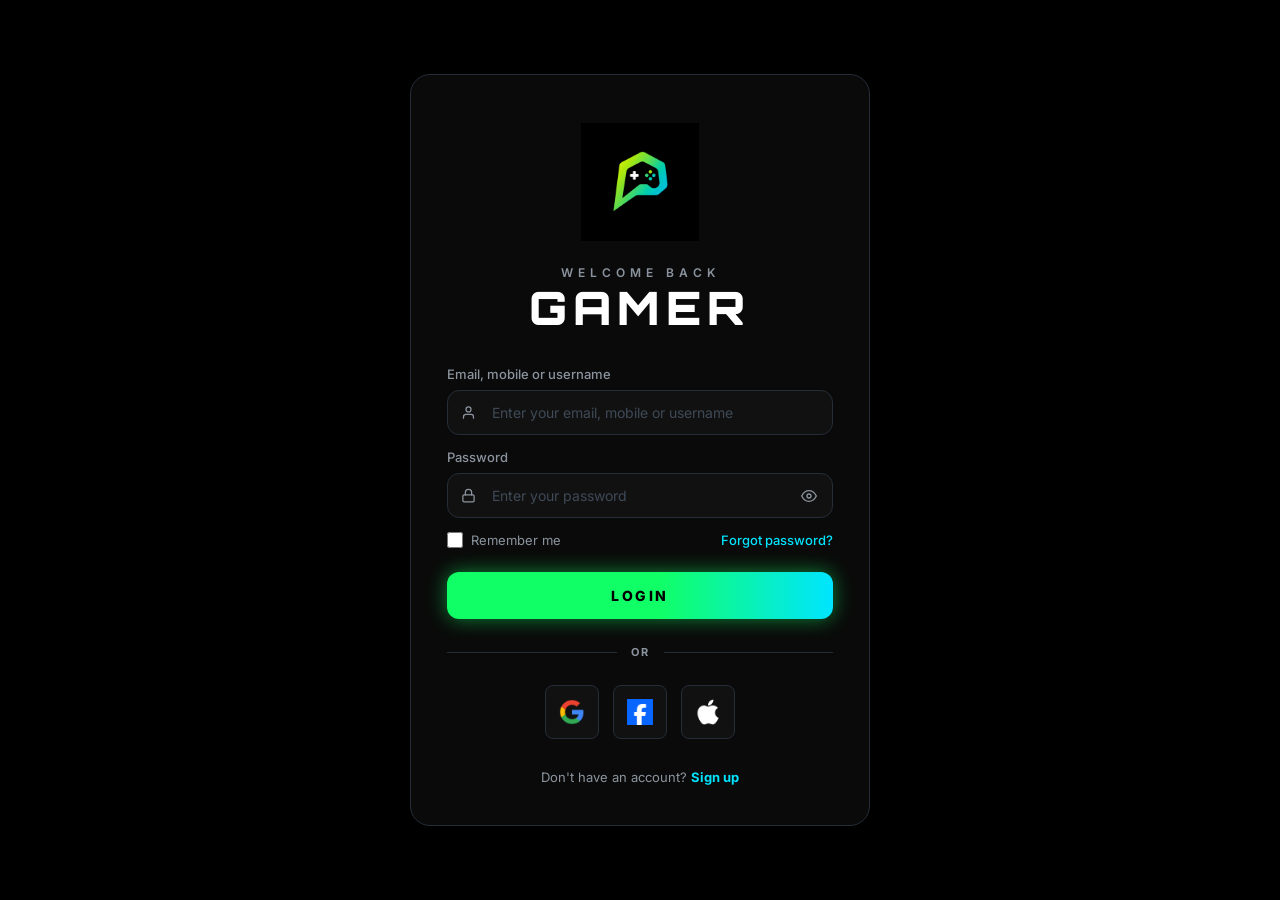
<file: index.html>
<!DOCTYPE html>
<html lang="en">
<head>
<!-- ── AUTH GUARD — Redirect to login if no session ── -->
<script>
  (function() {
    var sess = localStorage.getItem('playta_user_sess');
    if (!sess) window.location.replace('auth/');
  })();
</script>
<meta charset="UTF-8">
<meta name="viewport" content="width=device-width, initial-scale=1.0, maximum-scale=1.0">
<title>Playta — Play. Compete. Win.</title>
<link rel="preconnect" href="https://fonts.googleapis.com">
<link href="https://fonts.googleapis.com/css2?family=Orbitron:wght@500;700;800&family=Rajdhani:wght@400;500;600;700&display=swap" rel="stylesheet">
<link rel="stylesheet" href="css/style.css">
</head>
<body>

<!-- ══════════ SPLASH SCREEN ══════════ -->
<div id="splash">
  <img src="images/playta-logo.png" alt="Playta — Play. Compete. Win." class="splash-logo-img">
</div>

<!-- ══════════ APP SHELL ══════════ -->
<div id="app" class="wrapper">

  <!-- HEADER -->
  <header class="header">
    <div class="header-left">
      <div class="avatar">G</div>
      <div class="greet">
        <span class="greet-hi">Hello,</span>
        <span class="greet-name">Gamer!</span>
      </div>
    </div>
    <div class="header-right">
      <button class="wallet-pill" id="walletBtn" aria-label="Wallet balance">
        <div class="wallet-pill-main">
          <svg class="ic" viewBox="0 0 24 24" fill="none"><path d="M3 7a2 2 0 0 1 2-2h12a2 2 0 0 1 2 2v1H5a2 2 0 0 0-2 2v8a2 2 0 0 0 2 2h14a2 2 0 0 0 2-2V10a2 2 0 0 0-2-2" stroke="currentColor" stroke-width="1.6" stroke-linecap="round" stroke-linejoin="round"/><circle cx="16.5" cy="14.5" r="1.4" fill="currentColor"/></svg>
          <span id="walletBalance"><img src="assets/unit-icon.png" class="unit-icon" alt="Units">0</span>
        </div>
        <div class="wallet-pill-divider"></div>
        <div class="wallet-pill-bonus">
          <span class="bonus-tag">Bonus</span>
          <span id="walletBonus"><img src="assets/unit-icon.png" class="unit-icon" alt="Units">10</span>
        </div>
        <span class="wallet-add" id="walletAddBtn" aria-label="Add money">+</span>
      </button>
      <button class="icon-btn" id="bellBtn" aria-label="Notifications">
        <svg class="ic" viewBox="0 0 24 24" fill="none"><path d="M12 3a5 5 0 0 0-5 5v3.2c0 .5-.18.99-.5 1.38L5 14.5c-.6.7-.1 1.8.8 1.8h12.4c.9 0 1.4-1.1.8-1.8l-1.5-2c-.32-.4-.5-.88-.5-1.38V8a5 5 0 0 0-5-5Z" stroke="currentColor" stroke-width="1.6" stroke-linejoin="round"/><path d="M9.5 18.5a2.5 2.5 0 0 0 5 0" stroke="currentColor" stroke-width="1.6" stroke-linecap="round"/></svg>
        <span class="dot-badge"></span>
      </button>
    </div>
  </header>

  <main class="scroll-area">

    <!-- ═══════════ HOME ═══════════ -->
    <section class="page-section active" id="home-section">

      <!-- FEATURED TOURNAMENT CAROUSEL
           Auto-slides every few seconds + swipeable by hand.
           To add/replace a banner: add another <div class="hero-slide">
           inside #heroTrack, swap its background-image, and add a
           matching <span class="hero-dot"> in #heroDots.
      -->
      <section class="hero-carousel" id="heroCarousel">
        <div class="hero-track" id="heroTrack">
          <div class="hero-slide" id="heroBanner" style="background-image:url('images/banner.jpg');"></div>
          <div class="hero-slide" style="background-image:url('images/banner2.jpg');"></div>
          <div class="hero-slide" style="background-image:url('images/banner3.jpg');"></div>
        </div>
        <div class="hero-dots" id="heroDots">
          <span class="hero-dot active"></span>
          <span class="hero-dot"></span>
          <span class="hero-dot"></span>
        </div>
      </section>

      <!-- GAME SELECTION GRID -->
      <section class="game-grid-section" aria-label="Game categories">
        <div class="game-grid">
          <button class="game-tile active" data-game="freefire">
            <img src="images/ff-icon.png" alt="Free Fire Max" class="game-tile-icon">
            <span class="game-tile-name">Free Fire Max</span>
          </button>

          <button class="game-tile" data-game="bgmi">
            <span class="soon-ribbon">SOON</span>
            <img src="images/bgmi-icon.png" alt="BGMI" class="game-tile-icon">
            <span class="game-tile-name">BGMI</span>
          </button>

          <button class="game-tile" data-game="codm">
            <span class="soon-ribbon">SOON</span>
            <img src="images/cod-icon.png" alt="COD Mobile" class="game-tile-icon">
            <span class="game-tile-name">COD Mobile</span>
          </button>

          <button class="game-tile" data-game="valorant">
            <span class="soon-ribbon">SOON</span>
            <img src="images/val-icon.png" alt="Valorant" class="game-tile-icon">
            <span class="game-tile-name">Valorant</span>
          </button>
        </div>
      </section>

      <!-- FEATURED TOURNAMENTS (preview on home) -->
      <section class="tournaments" aria-label="Tournaments">
        <div class="section-head">
          <h2>Live Tournaments</h2>
          <span class="section-sub">Free Fire Max</span>
        </div>

        <div class="t-list" id="homeFeaturedList">
          <!-- Cards injected by renderHomeFeatured() in app.js -->
        </div>
      </section>

    </section>

    <!-- ═══════════ MATCHES ═══════════ -->
    <section class="page-section" id="matches-section">
      <div class="section-head" style="padding-top:18px;">
        <h2>My Matches</h2>
        <span class="section-sub">Free Fire Max</span>
      </div>

      <!-- Upcoming / Results sub-tabs -->
      <div class="mm-subtabs" id="mmSubtabs">
        <button class="mm-subtab active" data-mmtab="upcoming">Upcoming</button>
        <button class="mm-subtab" data-mmtab="results">Results</button>
      </div>

      <!-- UPCOMING (registered, not yet played) -->
      <div class="mm-panel active" id="mm-upcoming">
        <div class="t-list" id="mmUpcomingList" style="padding:0 18px;">
          <!-- Cards injected by renderMyMatches() in app.js -->
        </div>
      </div>

      <!-- RESULTS (already played) -->
      <div class="mm-panel" id="mm-results">
        <div class="t-list" id="mmResultsList" style="padding:0 18px;">
          <p class="mm-empty">No results yet — your finished matches will show up here.</p>
        </div>
      </div>
    </section>

    <!-- ═══════════ LEADERBOARD ═══════════ -->
    <section class="page-section" id="leaderboard-section">
      <div class="section-head" style="padding-top:18px;">
        <h2>Top Players</h2>
        <span class="section-sub">This Week</span>
      </div>

      <div class="lb-list" style="padding:0 18px;">
        <div class="lb-row">
          <div class="lb-rank gold">1</div>
          <div class="lb-info">
            <div class="lb-name">xX_HeadShot_Xx</div>
            <div class="lb-sub">847 kills</div>
          </div>
          <div class="lb-pts">9,240 pts</div>
        </div>
        <div class="lb-row">
          <div class="lb-rank silver">2</div>
          <div class="lb-info">
            <div class="lb-name">GarenaKing_07</div>
            <div class="lb-sub">791 kills</div>
          </div>
          <div class="lb-pts">8,890 pts</div>
        </div>
        <div class="lb-row">
          <div class="lb-rank bronze">3</div>
          <div class="lb-info">
            <div class="lb-name">ProSniper_FF</div>
            <div class="lb-sub">745 kills</div>
          </div>
          <div class="lb-pts">8,110 pts</div>
        </div>
      </div>
    </section>

    <!-- ═══════════ WALLET ═══════════ -->
    <section class="page-section" id="wallet-section">
      <div class="section-head" style="padding-top:18px;">
        <h2>My Wallet</h2>
        <span class="section-sub">Balance</span>
      </div>

      <div class="wallet-wrap">

        <!-- Premium balance card -->
        <div class="wallet-card">
          <div class="wallet-total-label">Total Units</div>
          <div class="wallet-total-value" id="walletTotalValue"><img src="assets/unit-icon.png" class="unit-icon" alt="Units">0</div>

          <div class="wallet-split wallet-split-3">
            <div class="wallet-split-item">
              <span class="wallet-split-label">Deposit Units</span>
              <span class="wallet-split-value" id="depositValue"><img src="assets/unit-icon.png" class="unit-icon" alt="Units">0</span>
            </div>
            <div class="wallet-split-divider"></div>
            <div class="wallet-split-item">
              <span class="wallet-split-label">Winning Units</span>
              <span class="wallet-split-value" id="winningValue"><img src="assets/unit-icon.png" class="unit-icon" alt="Units">0</span>
            </div>
            <div class="wallet-split-divider"></div>
            <div class="wallet-split-item">
              <span class="wallet-split-label">Bonus Units</span>
              <span class="wallet-split-value bonus" id="bonusValue"><img src="assets/unit-icon.png" class="unit-icon" alt="Units">10</span>
            </div>
          </div>
          <p class="wallet-bonus-note">*(Max 10% Bonus Units usable per match)*</p>

          <div class="wallet-actions">
            <button class="wallet-action-btn primary" id="addMoneyBtn">Buy Units</button>
            <button class="wallet-action-btn secondary" id="withdrawBtn">Withdraw Units</button>
          </div>
        </div>

        <!-- Recent transactions -->
        <div class="section-head" style="margin-top:22px;">
          <h2 style="font-size:14px;">Recent Transactions</h2>
        </div>

        <div class="txn-list">
          <div class="txn-row">
            <div class="txn-icon debit">−</div>
            <div class="txn-info">
              <span class="txn-title">Entry Fee Paid</span>
              <span class="txn-time">Squad Showdown · Today, 6:45 PM</span>
            </div>
            <span class="txn-amount debit">−<img src="assets/unit-icon.png" class="unit-icon" alt="Units">20</span>
          </div>
          <div class="txn-row">
            <div class="txn-icon credit">+</div>
            <div class="txn-info">
              <span class="txn-title">Prize Won</span>
              <span class="txn-time">Solo Sniper Cup · Yesterday</span>
            </div>
            <span class="txn-amount credit">+<img src="assets/unit-icon.png" class="unit-icon" alt="Units">500</span>
          </div>
          <div class="txn-row">
            <div class="txn-icon credit">+</div>
            <div class="txn-info">
              <span class="txn-title">Added Units</span>
              <span class="txn-time">via UPI · 2 days ago</span>
            </div>
            <span class="txn-amount credit">+<img src="assets/unit-icon.png" class="unit-icon" alt="Units">200</span>
          </div>
          <div class="txn-row">
            <div class="txn-icon debit">−</div>
            <div class="txn-info">
              <span class="txn-title">Entry Fee Paid</span>
              <span class="txn-time">Weekly Championship · 3 days ago</span>
            </div>
            <span class="txn-amount debit">−<img src="assets/unit-icon.png" class="unit-icon" alt="Units">0</span>
          </div>
        </div>

      </div>
    </section>

    <!-- ═══════════ PROFILE ═══════════ -->
    <section class="page-section" id="profile-section">
      <div class="section-head" style="padding-top:18px;">
        <h2>My Profile</h2>
        <span class="section-sub">Account</span>
      </div>

      <div class="profile-wrap">

        <!-- Profile header -->
        <div class="profile-header">
          <div class="profile-avatar" id="profileAvatarInitial">G</div>
          <div class="profile-header-info">
            <span class="profile-username" id="profileDisplayName">Guest Player</span>
            <span class="profile-email" id="profileDisplayEmail">guest@playta.app</span>
          </div>
        </div>

        <!-- Logout button -->
        <button id="logoutBtn" onclick="handleLogout()" style="
          width:100%;
          margin-bottom:16px;
          padding:13px;
          background:rgba(255,76,76,0.1);
          border:1px solid rgba(255,76,76,0.35);
          border-radius:12px;
          color:#FF4C4C;
          font-size:14px;
          font-weight:700;
          letter-spacing:0.04em;
          cursor:pointer;
          display:flex;
          align-items:center;
          justify-content:center;
          gap:8px;
          transition:background 0.2s, transform 0.15s;
          font-family:inherit;
        " onmouseover="this.style.background='rgba(255,76,76,0.2)'"
           onmouseout="this.style.background='rgba(255,76,76,0.1)'"
           onmousedown="this.style.transform='scale(0.98)'"
           onmouseup="this.style.transform='scale(1)'"
        ><svg width="16" height="16" viewBox="0 0 24 24" fill="none" stroke="currentColor" stroke-width="2" stroke-linecap="round" stroke-linejoin="round" style="flex-shrink:0"><path d="M9 21H5a2 2 0 0 1-2-2V5a2 2 0 0 1 2-2h4"/><polyline points="16 17 21 12 16 7"/><line x1="21" y1="12" x2="9" y2="12"/></svg> Logout</button>

        <!-- Free Fire Max UID form -->
        <div class="profile-card">
          <div class="profile-card-title">Free Fire Max ID</div>

          <label class="profile-label" for="ffUidInput">UID</label>
          <input type="text" id="ffUidInput" class="profile-input" placeholder="Enter your Free Fire Max UID">

          <label class="profile-label" for="ffNameInput">In-Game Name</label>
          <input type="text" id="ffNameInput" class="profile-input" placeholder="Enter your in-game name">

          <label class="profile-label" for="countrySelect">Country</label>
          <select id="countrySelect" class="profile-select">
            <option value="" disabled selected>Select country</option>
            <option value="india">India</option>
            <option value="afghanistan">Afghanistan</option>
            <option value="albania">Albania</option>
            <option value="algeria">Algeria</option>
            <option value="andorra">Andorra</option>
            <option value="angola">Angola</option>
            <option value="argentina">Argentina</option>
            <option value="armenia">Armenia</option>
            <option value="australia">Australia</option>
            <option value="austria">Austria</option>
            <option value="azerbaijan">Azerbaijan</option>
            <option value="bahamas">Bahamas</option>
            <option value="bahrain">Bahrain</option>
            <option value="bangladesh">Bangladesh</option>
            <option value="belarus">Belarus</option>
            <option value="belgium">Belgium</option>
            <option value="belize">Belize</option>
            <option value="benin">Benin</option>
            <option value="bhutan">Bhutan</option>
            <option value="bolivia">Bolivia</option>
            <option value="bosnia-herzegovina">Bosnia and Herzegovina</option>
            <option value="botswana">Botswana</option>
            <option value="brazil">Brazil</option>
            <option value="brunei">Brunei</option>
            <option value="bulgaria">Bulgaria</option>
            <option value="burkina-faso">Burkina Faso</option>
            <option value="burundi">Burundi</option>
            <option value="cambodia">Cambodia</option>
            <option value="cameroon">Cameroon</option>
            <option value="canada">Canada</option>
            <option value="chad">Chad</option>
            <option value="chile">Chile</option>
            <option value="china">China</option>
            <option value="colombia">Colombia</option>
            <option value="costa-rica">Costa Rica</option>
            <option value="croatia">Croatia</option>
            <option value="cuba">Cuba</option>
            <option value="cyprus">Cyprus</option>
            <option value="czech-republic">Czech Republic</option>
            <option value="denmark">Denmark</option>
            <option value="djibouti">Djibouti</option>
            <option value="dominican-republic">Dominican Republic</option>
            <option value="ecuador">Ecuador</option>
            <option value="egypt">Egypt</option>
            <option value="el-salvador">El Salvador</option>
            <option value="estonia">Estonia</option>
            <option value="ethiopia">Ethiopia</option>
            <option value="fiji">Fiji</option>
            <option value="finland">Finland</option>
            <option value="france">France</option>
            <option value="gabon">Gabon</option>
            <option value="gambia">Gambia</option>
            <option value="georgia">Georgia</option>
            <option value="germany">Germany</option>
            <option value="ghana">Ghana</option>
            <option value="greece">Greece</option>
            <option value="guatemala">Guatemala</option>
            <option value="guinea">Guinea</option>
            <option value="haiti">Haiti</option>
            <option value="honduras">Honduras</option>
            <option value="hungary">Hungary</option>
            <option value="iceland">Iceland</option>
            <option value="indonesia">Indonesia</option>
            <option value="iran">Iran</option>
            <option value="iraq">Iraq</option>
            <option value="ireland">Ireland</option>
            <option value="israel">Israel</option>
            <option value="italy">Italy</option>
            <option value="jamaica">Jamaica</option>
            <option value="japan">Japan</option>
            <option value="jordan">Jordan</option>
            <option value="kazakhstan">Kazakhstan</option>
            <option value="kenya">Kenya</option>
            <option value="kuwait">Kuwait</option>
            <option value="kyrgyzstan">Kyrgyzstan</option>
            <option value="laos">Laos</option>
            <option value="latvia">Latvia</option>
            <option value="lebanon">Lebanon</option>
            <option value="lesotho">Lesotho</option>
            <option value="liberia">Liberia</option>
            <option value="libya">Libya</option>
            <option value="liechtenstein">Liechtenstein</option>
            <option value="lithuania">Lithuania</option>
            <option value="luxembourg">Luxembourg</option>
            <option value="madagascar">Madagascar</option>
            <option value="malawi">Malawi</option>
            <option value="malaysia">Malaysia</option>
            <option value="maldives">Maldives</option>
            <option value="mali">Mali</option>
            <option value="malta">Malta</option>
            <option value="mauritania">Mauritania</option>
            <option value="mauritius">Mauritius</option>
            <option value="mexico">Mexico</option>
            <option value="moldova">Moldova</option>
            <option value="monaco">Monaco</option>
            <option value="mongolia">Mongolia</option>
            <option value="montenegro">Montenegro</option>
            <option value="morocco">Morocco</option>
            <option value="mozambique">Mozambique</option>
            <option value="myanmar">Myanmar</option>
            <option value="namibia">Namibia</option>
            <option value="nepal">Nepal</option>
            <option value="netherlands">Netherlands</option>
            <option value="new-zealand">New Zealand</option>
            <option value="nicaragua">Nicaragua</option>
            <option value="niger">Niger</option>
            <option value="nigeria">Nigeria</option>
            <option value="north-korea">North Korea</option>
            <option value="north-macedonia">North Macedonia</option>
            <option value="norway">Norway</option>
            <option value="oman">Oman</option>
            <option value="pakistan">Pakistan</option>
            <option value="palestine">Palestine</option>
            <option value="panama">Panama</option>
            <option value="papua-new-guinea">Papua New Guinea</option>
            <option value="paraguay">Paraguay</option>
            <option value="peru">Peru</option>
            <option value="philippines">Philippines</option>
            <option value="poland">Poland</option>
            <option value="portugal">Portugal</option>
            <option value="qatar">Qatar</option>
            <option value="romania">Romania</option>
            <option value="russia">Russia</option>
            <option value="rwanda">Rwanda</option>
            <option value="saudi-arabia">Saudi Arabia</option>
            <option value="senegal">Senegal</option>
            <option value="serbia">Serbia</option>
            <option value="seychelles">Seychelles</option>
            <option value="sierra-leone">Sierra Leone</option>
            <option value="singapore">Singapore</option>
            <option value="slovakia">Slovakia</option>
            <option value="slovenia">Slovenia</option>
            <option value="somalia">Somalia</option>
            <option value="south-africa">South Africa</option>
            <option value="south-korea">South Korea</option>
            <option value="south-sudan">South Sudan</option>
            <option value="spain">Spain</option>
            <option value="sri-lanka">Sri Lanka</option>
            <option value="sudan">Sudan</option>
            <option value="suriname">Suriname</option>
            <option value="sweden">Sweden</option>
            <option value="switzerland">Switzerland</option>
            <option value="syria">Syria</option>
            <option value="taiwan">Taiwan</option>
            <option value="tajikistan">Tajikistan</option>
            <option value="tanzania">Tanzania</option>
            <option value="thailand">Thailand</option>
            <option value="togo">Togo</option>
            <option value="tunisia">Tunisia</option>
            <option value="turkey">Turkey</option>
            <option value="turkmenistan">Turkmenistan</option>
            <option value="uganda">Uganda</option>
            <option value="ukraine">Ukraine</option>
            <option value="united-arab-emirates">United Arab Emirates</option>
            <option value="united-kingdom">United Kingdom</option>
            <option value="united-states">United States</option>
            <option value="uruguay">Uruguay</option>
            <option value="uzbekistan">Uzbekistan</option>
            <option value="venezuela">Venezuela</option>
            <option value="vietnam">Vietnam</option>
            <option value="yemen">Yemen</option>
            <option value="zambia">Zambia</option>
            <option value="zimbabwe">Zimbabwe</option>
          </select>

          <label class="profile-label" for="stateSelect">State</label>
          <select id="stateSelect" class="profile-select">
            <option value="" disabled selected>Select state</option>
            <option value="andhra-pradesh">Andhra Pradesh</option>
            <option value="arunachal-pradesh">Arunachal Pradesh</option>
            <option value="assam">Assam</option>
            <option value="bihar">Bihar</option>
            <option value="chhattisgarh">Chhattisgarh</option>
            <option value="goa">Goa</option>
            <option value="gujarat">Gujarat</option>
            <option value="haryana">Haryana</option>
            <option value="himachal-pradesh">Himachal Pradesh</option>
            <option value="jharkhand">Jharkhand</option>
            <option value="karnataka">Karnataka</option>
            <option value="kerala">Kerala</option>
            <option value="madhya-pradesh">Madhya Pradesh</option>
            <option value="maharashtra">Maharashtra</option>
            <option value="manipur">Manipur</option>
            <option value="meghalaya">Meghalaya</option>
            <option value="mizoram">Mizoram</option>
            <option value="nagaland">Nagaland</option>
            <option value="odisha">Odisha</option>
            <option value="punjab">Punjab</option>
            <option value="rajasthan">Rajasthan</option>
            <option value="sikkim">Sikkim</option>
            <option value="tamil-nadu">Tamil Nadu</option>
            <option value="telangana">Telangana</option>
            <option value="tripura">Tripura</option>
            <option value="uttar-pradesh">Uttar Pradesh</option>
            <option value="uttarakhand">Uttarakhand</option>
            <option value="west-bengal">West Bengal</option>
            <option value="andaman-nicobar">Andaman and Nicobar Islands</option>
            <option value="chandigarh">Chandigarh</option>
            <option value="dnh-dd">Dadra and Nagar Haveli and Daman and Diu</option>
            <option value="delhi">Delhi (NCT)</option>
            <option value="jammu-kashmir">Jammu and Kashmir</option>
            <option value="ladakh">Ladakh</option>
            <option value="lakshadweep">Lakshadweep</option>
            <option value="puducherry">Puducherry</option>
          </select>

          <button class="profile-save-btn" id="profileSaveBtn">Save</button>
        </div>

        <!-- Stats summary -->
        <div class="profile-card">
          <div class="profile-card-title">My Stats</div>
          <div class="profile-stats-grid">
            <div class="profile-stat">
              <span class="profile-stat-value">0</span>
              <span class="profile-stat-label">Tournaments Played</span>
            </div>
            <div class="profile-stat">
              <span class="profile-stat-value">0</span>
              <span class="profile-stat-label">Total Kills</span>
            </div>
            <div class="profile-stat">
              <span class="profile-stat-value"><img src="assets/unit-icon.png" class="unit-icon" alt="Units">0</span>
              <span class="profile-stat-label">Total Earnings</span>
            </div>
          </div>
        </div>

      </div>
    </section>

  </main>

  <!-- ═══════════ TOURNAMENT LIST VIEW (overlay) ═══════════
       Opens when a game tile (e.g. Free Fire Max) is tapped.
       Cards are rendered dynamically from the `tournaments`
       array in app.js — no hardcoded match cards here.
  -->
  <div class="tlist-view" id="tournamentListView">
    <header class="tlist-header">
      <button class="tlist-back" id="tlistBackBtn" aria-label="Back to home">
        <svg class="ic" viewBox="0 0 24 24" fill="none"><path d="M15 18l-6-6 6-6" stroke="currentColor" stroke-width="2" stroke-linecap="round" stroke-linejoin="round"/></svg>
      </button>
      <div class="tlist-header-info">
        <img src="images/ff-icon.png" alt="" class="tlist-header-logo">
        <span class="tlist-header-title">Free Fire Max</span>
      </div>
    </header>

    <div class="tlist-scroll" id="tlistScroll">
      <!-- Match cards injected here by renderTournamentList() in app.js -->
    </div>
  </div>

  <!-- ═══════════ UNIT STORE (overlay) ═══════════
       Opens when "Buy Units" is tapped on the Wallet page.
       6 bundle cards rendered from the `unitBundles` array
       in app.js — clicking Buy opens the UPI payment sheet.
  -->
  <div class="tlist-view" id="unitStoreView">
    <header class="tlist-header">
      <button class="tlist-back" id="storeBackBtn" aria-label="Back to wallet">
        <svg class="ic" viewBox="0 0 24 24" fill="none"><path d="M15 18l-6-6 6-6" stroke="currentColor" stroke-width="2" stroke-linecap="round" stroke-linejoin="round"/></svg>
      </button>
      <div class="tlist-header-info">
        <img src="assets/unit-icon.png" alt="" class="tlist-header-logo">
        <span class="tlist-header-title">Unit Store</span>
      </div>
    </header>

    <div class="tlist-scroll">
      <div class="store-grid" id="storeGrid">
        <!-- Bundle cards injected by renderUnitStore() in app.js -->
      </div>
    </div>
  </div>

  <!-- BOTTOM NAVIGATION -->
  <nav class="bottom-nav" aria-label="Main navigation">
    <button class="nav-btn active" data-page="home">
      <svg class="ic" viewBox="0 0 24 24" fill="none"><path d="M4 11.5 12 4l8 7.5" stroke="currentColor" stroke-width="1.7" stroke-linecap="round" stroke-linejoin="round"/><path d="M6 10v9a1 1 0 0 0 1 1h3v-6h4v6h3a1 1 0 0 0 1-1v-9" stroke="currentColor" stroke-width="1.7" stroke-linecap="round" stroke-linejoin="round"/></svg>
      <span>Home</span>
    </button>
    <button class="nav-btn" data-page="matches">
      <svg class="ic" viewBox="0 0 24 24" fill="none"><path d="M4 5h16M4 12h16M4 19h10" stroke="currentColor" stroke-width="1.7" stroke-linecap="round"/></svg>
      <span>Matches</span>
    </button>
    <button class="nav-btn" data-page="leaderboard">
      <svg class="ic" viewBox="0 0 24 24" fill="none"><path d="M7 4h10v5a5 5 0 0 1-10 0V4Z" stroke="currentColor" stroke-width="1.7" stroke-linecap="round" stroke-linejoin="round"/><path d="M7 5H4.5A1.5 1.5 0 0 0 3 6.5 3.5 3.5 0 0 0 6.5 10H7M17 5h2.5A1.5 1.5 0 0 1 21 6.5 3.5 3.5 0 0 1 17.5 10H17" stroke="currentColor" stroke-width="1.7" stroke-linecap="round" stroke-linejoin="round"/><path d="M9.5 14.5v2.3c0 .55-.34 1.04-.86 1.22L7 18.6V20h10v-1.4l-1.64-.58a1.3 1.3 0 0 1-.86-1.22v-2.3" stroke="currentColor" stroke-width="1.7" stroke-linecap="round" stroke-linejoin="round"/></svg>
      <span>Leaderboard</span>
    </button>
    <button class="nav-btn" data-page="wallet">
      <svg class="ic" viewBox="0 0 24 24" fill="none"><path d="M3 7a2 2 0 0 1 2-2h12a2 2 0 0 1 2 2v1H5a2 2 0 0 0-2 2v8a2 2 0 0 0 2 2h14a2 2 0 0 0 2-2V10a2 2 0 0 0-2-2" stroke="currentColor" stroke-width="1.7" stroke-linecap="round" stroke-linejoin="round"/></svg>
      <span>Wallet</span>
    </button>
    <button class="nav-btn" data-page="profile">
      <svg class="ic" viewBox="0 0 24 24" fill="none"><circle cx="12" cy="8" r="3.4" stroke="currentColor" stroke-width="1.7"/><path d="M5 20c0-3.3 3.13-6 7-6s7 2.7 7 6" stroke="currentColor" stroke-width="1.7" stroke-linecap="round"/></svg>
      <span>Profile</span>
    </button>
  </nav>

</div>

<!-- ELIGIBILITY POPUP MODAL -->
<div class="modal-overlay" id="eligibilityModal">
  <div class="modal-box">
    <button class="modal-close-x" id="eligibilityCloseX" aria-label="Close">&times;</button>

    <h2 class="modal-title">My Team Eligibility &amp; Score Check</h2>

    <div class="modal-score">
      <span class="modal-score-label">Current Team Score</span>
      <span class="modal-score-value">1250</span>
    </div>

    <div class="modal-players">
      <div class="modal-player-row">
        <div class="modal-player-avatar">G</div>
        <span class="modal-player-name">GamerOne</span>
      </div>
      <div class="modal-player-row">
        <div class="modal-player-avatar">S</div>
        <span class="modal-player-name">SniperAlpha</span>
      </div>
      <div class="modal-player-row">
        <div class="modal-player-avatar">E</div>
        <span class="modal-player-name">EliteFour</span>
      </div>
      <div class="modal-player-row">
        <div class="modal-player-avatar">A</div>
        <span class="modal-player-name">ApexG</span>
      </div>
    </div>

    <div class="modal-status">
      <div class="modal-status-icon">&#10003;</div>
      <div class="modal-status-text">ELIGIBLE</div>
      <div class="modal-status-sub">Team is eligible to join</div>
    </div>

    <button class="modal-close-btn" id="eligibilityCloseBtn">Close</button>
  </div>
</div>

<!-- PROFILE REQUIRED POPUP -->
<div class="modal-overlay" id="profileRequiredModal">
  <div class="modal-box">
    <button class="modal-close-x" id="profileRequiredCloseX" aria-label="Close">&times;</button>

    <div class="pr-icon">🎮</div>
    <h2 class="modal-title" style="text-align:center; padding-right:0;">Game ID Required</h2>
    <p class="pr-message">Please update your Free Fire In-Game Name &amp; UID to join this match!</p>

    <label class="profile-label" for="prUidInput">Free Fire UID</label>
    <input type="text" id="prUidInput" class="profile-input" placeholder="Enter your Free Fire Max UID">

    <label class="profile-label" for="prNameInput">In-Game Name</label>
    <input type="text" id="prNameInput" class="profile-input" placeholder="Enter your in-game name">

    <div class="field-err" id="prErr"></div>

    <button class="modal-close-btn" id="profileRequiredGoBtn">Save &amp; Join</button>
  </div>
</div>

<!-- PAYMENT BOTTOM SHEET (step 1 — bundle summary + payment method choice) -->
<div class="sheet-overlay" id="paymentSheetOverlay">
  <div class="payment-sheet" id="paymentSheet">
    <div class="sheet-drag-handle" id="sheetDragHandle"></div>

    <div class="sheet-header">
      <div class="sheet-app-logo">
        <img src="assets/playta-logo.png" alt="Playta" class="sheet-app-logo-img">
      </div>
      <div class="sheet-header-info">
        <span class="sheet-bundle-name" id="sheetBundleName">100-Units Bundle</span>
        <span class="sheet-app-name">Playta</span>
      </div>
      <span class="sheet-amount" id="sheetAmount">₹100.00</span>
    </div>

    <div class="sheet-divider"></div>

    <div class="sheet-payment-options">
      <button class="sheet-pay-option" id="sheetUpiOption">
        <span class="sheet-pay-icon upi-logo-icon">
          <svg viewBox="0 0 24 24" width="20" height="20" fill="none"><path d="M3 12h4l3-7 4 14 3-9h4" stroke="currentColor" stroke-width="2" stroke-linecap="round" stroke-linejoin="round"/></svg>
        </span>
        <span class="sheet-pay-label">Pay with UPI</span>
        <span class="sheet-pay-extra">
          <img src="assets/gpay-logo.png" class="upi-logo" alt="Google Pay">
          <img src="assets/phonepe-logo.png" class="upi-logo" alt="PhonePe">
          <img src="assets/paytm-logo.png" class="upi-logo" alt="Paytm">
          and more
        </span>
        <span class="sheet-chevron">›</span>
      </button>

      <div class="sheet-option-divider"></div>

      <button class="sheet-pay-option" id="sheetOtherMethodsOption">
        <span class="sheet-pay-icon">
          <svg viewBox="0 0 24 24" width="20" height="20" fill="none"><rect x="2" y="5" width="20" height="14" rx="2" stroke="currentColor" stroke-width="1.8"/><path d="M2 9h20" stroke="currentColor" stroke-width="1.8"/></svg>
        </span>
        <span class="sheet-pay-label">View all payment methods</span>
        <span class="sheet-chevron">›</span>
      </button>
    </div>

    <button class="sheet-continue-btn" id="sheetContinueBtn">Pay Now</button>
  </div>
</div>

<!-- UPI PAYMENT MODAL -->
<div class="modal-overlay" id="upiPaymentModal">
  <div class="modal-box upi-sheet">
    <button class="modal-close-x" id="upiCloseX" aria-label="Close">&times;</button>

    <div class="upi-sheet-summary">
      <img src="assets/unit-icon.png" class="unit-icon" alt="Units">
      <span id="upiSummaryText">50 Units — ₹50</span>
    </div>

    <p class="upi-sheet-label">Pay via UPI</p>
    <div class="upi-app-list">
      <button class="upi-app-btn" data-app="gpay">
        <span class="upi-app-icon gpay-icon">G</span>
        <span>Google Pay</span>
      </button>
      <button class="upi-app-btn" data-app="phonepe">
        <span class="upi-app-icon phonepe-icon">P</span>
        <span>PhonePe</span>
      </button>
      <button class="upi-app-btn" data-app="paytm">
        <span class="upi-app-icon paytm-icon">Pt</span>
        <span>Paytm</span>
      </button>
    </div>

    <button class="modal-close-btn" id="upiPaySimulateBtn">Complete Payment</button>
    <p class="upi-sheet-note">This is a demo flow — Razorpay/UPI intent connects here later.</p>
  </div>
</div>

<!-- TOAST -->
<div class="toast" id="toast"></div>

<script src="js/app.js"></script>
</body>
</html>
</file>
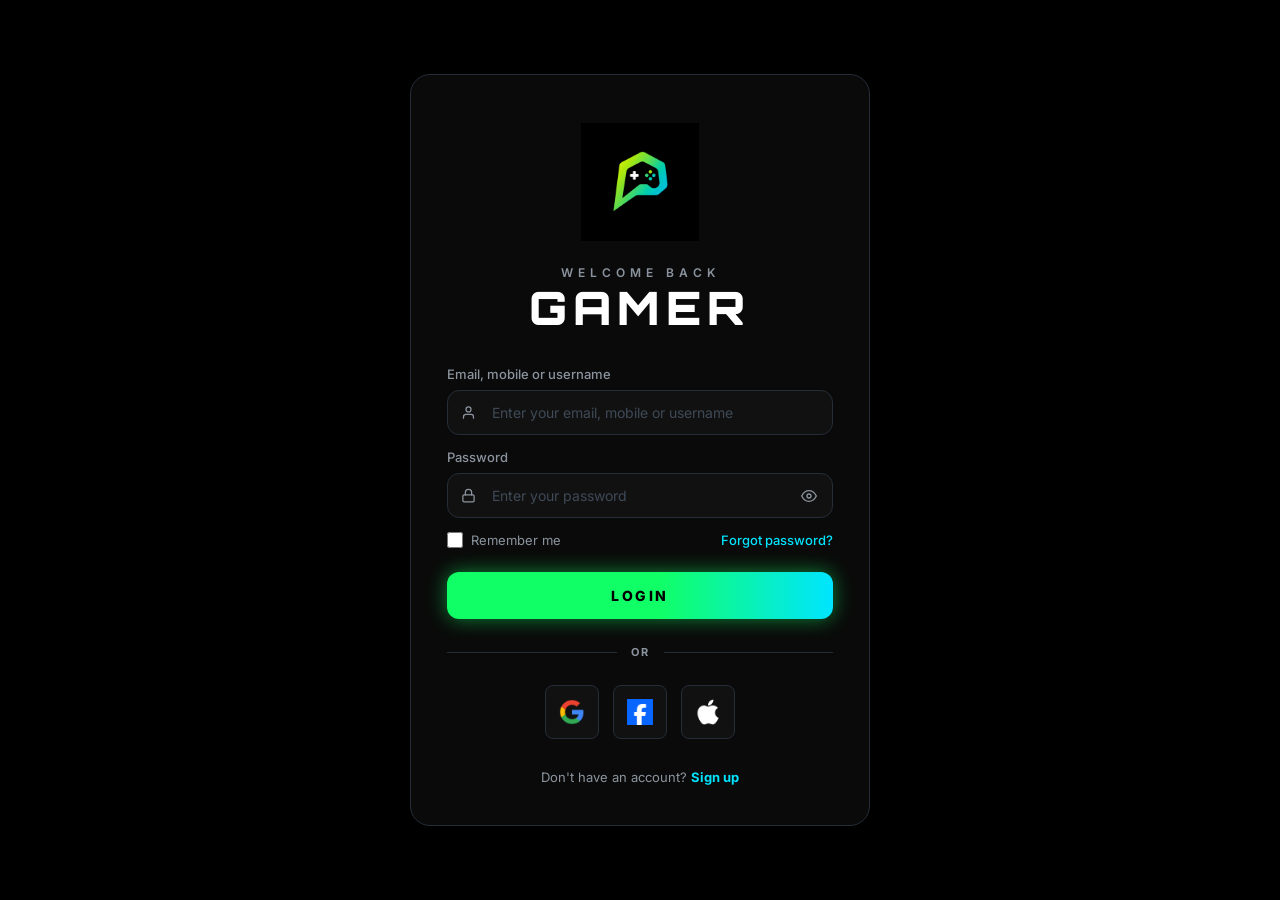
<file: auth/index.html>
<!DOCTYPE html>
<html lang="en">
<head>
  <meta charset="UTF-8">
  <meta name="viewport" content="width=device-width, initial-scale=1.0">
  <meta name="description" content="PLAYTA – Login to your esports account">
  <title>PLAYTA · Login</title>
  <link rel="stylesheet" href="style.css">
</head>
<body>

  <div class="auth-card">

    <!-- Logo — 1:1 ratio, 80×80, border-radius via CSS -->
    <div class="logo-wrap">
      <img src="../assets/playta-logo.png" alt="PLAYTA Logo" class="main-logo">
    </div>

    <!-- Header -->
    <div class="hdr">
      <p class="hdr-eyebrow">Welcome Back</p>
      <h1 class="hdr-hero">GAMER</h1>
    </div>

    <!-- Login Form -->
    <form id="loginForm" novalidate>

      <!-- Identifier -->
      <div class="form-group">
        <label class="form-label" for="loginIdent">Email, mobile or username</label>
        <div class="input-wrap">
          <span class="input-icon">
            <svg width="15" height="15" viewBox="0 0 24 24" fill="none"
                 stroke="currentColor" stroke-width="2"
                 stroke-linecap="round" stroke-linejoin="round">
              <path d="M20 21v-2a4 4 0 0 0-4-4H8a4 4 0 0 0-4 4v2"/>
              <circle cx="12" cy="7" r="4"/>
            </svg>
          </span>
          <input type="text" id="loginIdent" class="form-input"
                 placeholder="Enter your email, mobile or username"
                 autocomplete="username">
        </div>
      </div>

      <!-- Password -->
      <div class="form-group">
        <label class="form-label" for="loginPwd">Password</label>
        <div class="input-wrap">
          <span class="input-icon">
            <svg width="15" height="15" viewBox="0 0 24 24" fill="none"
                 stroke="currentColor" stroke-width="2"
                 stroke-linecap="round" stroke-linejoin="round">
              <rect x="3" y="11" width="18" height="11" rx="2"/>
              <path d="M7 11V7a5 5 0 0 1 10 0v4"/>
            </svg>
          </span>
          <input type="password" id="loginPwd" class="form-input has-toggle"
                 placeholder="Enter your password"
                 autocomplete="current-password">
          <button type="button" class="eye-btn"
                  data-toggle-pwd="loginPwd" aria-label="Show password">
            <svg width="16" height="16" viewBox="0 0 24 24" fill="none"
                 stroke="currentColor" stroke-width="2"
                 stroke-linecap="round" stroke-linejoin="round">
              <path d="M1 12s4-8 11-8 11 8 11 8-4 8-11 8-11-8-11-8z"/>
              <circle cx="12" cy="12" r="3"/>
            </svg>
          </button>
        </div>
      </div>

      <!-- Remember + Forgot -->
      <div class="options-row">
        <label class="check-label">
          <input type="checkbox" id="rememberMe"> Remember me
        </label>
        <a href="#" class="forgot-link">Forgot password?</a>
      </div>

      <button type="submit" class="btn-primary">LOGIN</button>

    </form>

    <!-- OR -->
    <div class="or-divider">OR</div>

    <!-- Social Icons -->
    <div class="social-row">
      <button class="social-btn" type="button" aria-label="Google">
        <img src="../assets/google.png" alt="Google" class="social-icon">
      </button>
      <button class="social-btn" type="button" aria-label="Facebook">
        <img src="../assets/facebook.png" alt="Facebook" class="social-icon">
      </button>
      <button class="social-btn" type="button" aria-label="Apple">
        <img src="../assets/apple.png" alt="Apple" class="social-icon">
      </button>
    </div>

    <!-- Footer -->
    <p class="footer-text">
      Don't have an account?&nbsp;<a href="signup.html" class="footer-link">Sign up</a>
    </p>

  </div>

  <script src="auth.js"></script>
</body>
</html>
</file>
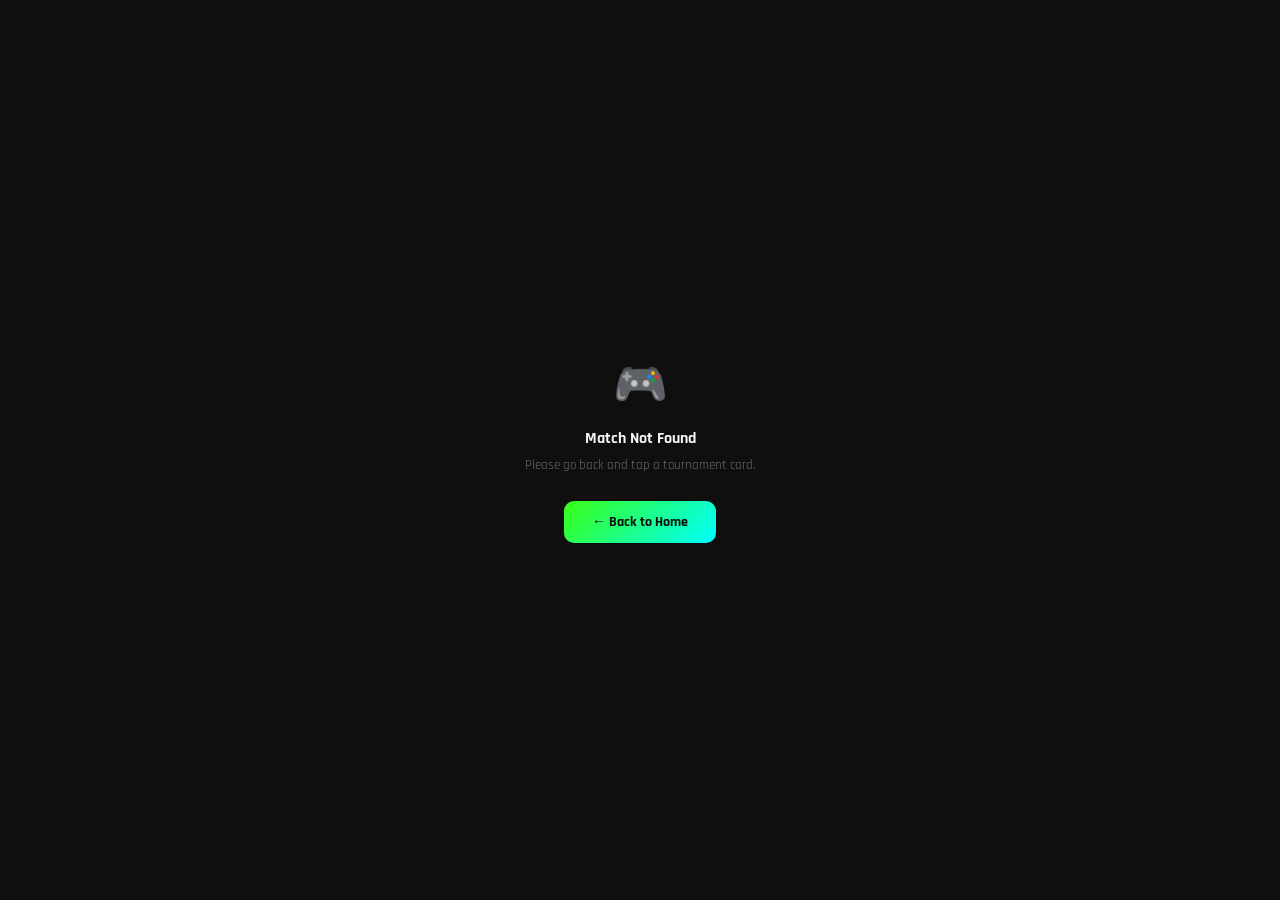
<file: join.html>
<!DOCTYPE html>
<html lang="en">
<head>
<meta charset="UTF-8" />
<meta name="viewport" content="width=device-width, initial-scale=1.0, maximum-scale=1.0" />
<title>Playta — Join Match</title>
<link rel="preconnect" href="https://fonts.googleapis.com">
<link href="https://fonts.googleapis.com/css2?family=Orbitron:wght@700;800;900&family=Rajdhani:wght@500;600;700&display=swap" rel="stylesheet">
<style>
/* ═══════════════════════════════════════════
   PLAYTA — JOIN MATCH / SLOT BOOKING
   Same dark/neon token system as the main app.
   ═══════════════════════════════════════════ */
:root {
  --bg-0: #0f0f0f;
  --bg-1: #161616;
  --bg-card: #181818;
  --border: rgba(255,255,255,0.08);
  --border-soft: rgba(255,255,255,0.05);
  --text-0: #f5f5f5;
  --text-1: #a8a8a8;
  --text-2: #6e6e6e;
  --lime: #39ff14;
  --cyan: #00ffff;
  --grad: linear-gradient(135deg, var(--lime), var(--cyan));
  --danger: #ff4d6d;
  --warn: #ffb020;
  --radius-lg: 20px;
  --radius-md: 14px;
  --radius-sm: 10px;
  --font-display: 'Orbitron', sans-serif;
  --font-body: 'Rajdhani', sans-serif;
}

* { box-sizing: border-box; margin: 0; padding: 0; }

html, body {
  background: var(--bg-0);
  color: var(--text-0);
  font-family: var(--font-body);
  -webkit-font-smoothing: antialiased;
}
::-webkit-scrollbar { width: 0; height: 0; }
button:focus-visible, input:focus-visible { outline: 2px solid var(--cyan); outline-offset: 2px; }

.wrapper { max-width: 480px; margin: 0 auto; min-height: 100vh; padding-bottom: 40px; }

/* ═══════════ HEADER ═══════════ */
.jm-header {
  position: sticky;
  top: 0;
  z-index: 50;
  padding: 14px 18px;
  background: rgba(15,15,15,0.92);
  backdrop-filter: blur(14px);
  border-bottom: 1px solid var(--border-soft);
}
.jm-title-row {
  display: flex;
  align-items: center;
  justify-content: space-between;
  gap: 10px;
  margin-bottom: 6px;
}
.jm-left { display: flex; align-items: center; gap: 10px; }
.jm-back-btn {
  width: 36px;
  height: 36px;
  border-radius: 50%;
  background: var(--bg-card);
  border: 1px solid var(--border);
  color: var(--text-0);
  display: flex;
  align-items: center;
  justify-content: center;
  cursor: pointer;
  flex-shrink: 0;
  text-decoration: none;
}
.jm-back-btn .ic { width: 18px; height: 18px; }
.jm-title { font-family: var(--font-display); font-size: 14px; font-weight: 800; letter-spacing: 0.03em; }
.jm-title span { background: var(--grad); -webkit-background-clip: text; background-clip: text; color: transparent; }
.jm-slots-count { font-size: 11px; font-weight: 700; color: var(--cyan); background: rgba(0,255,255,0.1); border-radius: 999px; padding: 3px 10px; white-space: nowrap; }

.jm-match-title {
  font-size: 12px;
  font-weight: 600;
  color: var(--text-2);
  margin-bottom: 6px;
  white-space: nowrap;
  overflow: hidden;
  text-overflow: ellipsis;
}

.jm-sub-row { display: flex; align-items: center; gap: 8px; }
.jm-fee-text { font-size: 12px; color: var(--text-2); font-weight: 600; }

/* Match type badge — cyan/amber/lime per type */
.match-type-badge { flex-shrink: 0; font-size: 9.5px; font-weight: 800; letter-spacing: 0.04em; text-transform: uppercase; border-radius: 999px; padding: 3px 9px; }
.match-type-badge.type-solo  { color: var(--cyan); background: rgba(0,255,255,0.12); }
.match-type-badge.type-duo   { color: var(--warn); background: rgba(255,176,32,0.12); }
.match-type-badge.type-squad { color: var(--lime); background: rgba(57,255,20,0.12); }

/* ═══════════ SOLO GRID (48 slots) ═══════════ */
.solo-grid { display: grid; grid-template-columns: repeat(4, 1fr); gap: 8px; padding: 14px 18px 18px; }
.solo-slot {
  aspect-ratio: 1;
  display: flex;
  flex-direction: column;
  align-items: center;
  justify-content: center;
  gap: 4px;
  background: var(--bg-card);
  border: 1px solid var(--border);
  border-radius: var(--radius-sm);
  font-family: var(--font-body);
  cursor: pointer;
  transition: transform 0.15s ease, border-color 0.15s ease, background 0.15s ease;
}
.solo-slot:active:not(:disabled) { transform: scale(0.94); }
.solo-slot-num { font-family: var(--font-display); font-size: 12px; font-weight: 700; color: var(--text-0); }
.solo-slot-label { font-size: 9px; font-weight: 700; letter-spacing: 0.03em; text-transform: uppercase; color: var(--cyan); }
.solo-slot.booked { border-color: rgba(57,255,20,0.3); background: rgba(57,255,20,0.06); cursor: not-allowed; }
.solo-slot.booked .solo-slot-num { color: var(--text-1); }
.solo-slot.booked .solo-slot-label { color: var(--lime); }

/* ═══════════ TEAM GRID (Duo/Squad — 12 team slots) ═══════════ */
.team-grid { display: grid; grid-template-columns: 1fr 1fr; gap: 12px; padding: 14px 18px 18px; }
.team-card {
  background: var(--bg-card);
  border: 1px solid var(--border);
  border-radius: var(--radius-lg);
  padding: 14px 12px;
  display: flex;
  flex-direction: column;
  gap: 8px;
  min-height: 116px;
}
.team-card-label { font-family: var(--font-display); font-size: 12px; font-weight: 700; color: var(--text-1); letter-spacing: 0.02em; }
.book-team-btn {
  margin-top: auto;
  padding: 9px;
  border: 1px dashed rgba(0,255,255,0.35);
  border-radius: var(--radius-sm);
  background: rgba(0,255,255,0.05);
  color: var(--cyan);
  font-family: var(--font-body);
  font-size: 12.5px;
  font-weight: 700;
  cursor: pointer;
  transition: transform 0.15s ease, filter 0.15s ease;
}
.book-team-btn:active { transform: scale(0.96); filter: brightness(1.2); }
.team-card.booked { border-color: rgba(57,255,20,0.3); background: rgba(57,255,20,0.04); }
.team-booked-tag { display: inline-flex; align-items: center; gap: 4px; font-size: 9.5px; font-weight: 800; color: var(--lime); background: rgba(57,255,20,0.12); border-radius: 999px; padding: 3px 8px; width: fit-content; }
.team-booked-name { font-size: 13.5px; font-weight: 700; color: var(--text-0); white-space: nowrap; overflow: hidden; text-overflow: ellipsis; }
.team-booked-roster { font-size: 11px; color: var(--text-2); font-weight: 600; margin-top: auto; }

/* ═══════════ BOOKING MODAL (bottom sheet) ═══════════ */
.booking-overlay {
  display: flex;
  position: fixed;
  inset: 0;
  z-index: 600;
  background: rgba(0,0,0,0.6);
  align-items: flex-end;
  justify-content: center;
  opacity: 0;
  pointer-events: none;
  transition: opacity 0.25s ease;
}
.booking-overlay.show { opacity: 1; pointer-events: auto; }
.booking-sheet {
  width: 100%;
  max-width: 480px;
  max-height: 86vh;
  overflow-y: auto;
  background: var(--bg-card);
  border: 1px solid var(--border);
  border-top-left-radius: 20px;
  border-top-right-radius: 20px;
  padding: 10px 18px 22px;
  transform: translateY(100%);
  transition: transform 0.3s ease;
}
.booking-overlay.show .booking-sheet { transform: translateY(0); }
.booking-drag-handle { width: 36px; height: 4px; border-radius: 2px; background: var(--border); margin: 6px auto 14px; }
.booking-header { display: flex; align-items: flex-start; justify-content: space-between; }
.booking-title { font-family: var(--font-display); font-size: 14.5px; font-weight: 800; }
.booking-subtitle { font-size: 11.5px; color: var(--text-2); font-weight: 600; margin-top: 3px; }
.booking-close-btn { width: 30px; height: 30px; border-radius: 50%; border: 1px solid var(--border); background: var(--bg-1); color: var(--text-1); font-size: 13px; cursor: pointer; flex-shrink: 0; }
.booking-section-label { font-size: 11px; font-weight: 700; text-transform: uppercase; letter-spacing: 0.04em; color: var(--text-2); margin: 18px 0 10px; }

.field { margin-bottom: 14px; }
.field-label { display: block; font-size: 11.5px; font-weight: 600; color: var(--text-2); text-transform: uppercase; letter-spacing: 0.04em; margin-bottom: 6px; }
.field-input { width: 100%; padding: 12px 14px; background: var(--bg-1); border: 1px solid var(--border); border-radius: var(--radius-sm); color: var(--text-0); font-family: var(--font-body); font-size: 14.5px; font-weight: 600; outline: none; transition: border-color 0.15s ease, box-shadow 0.15s ease; }
.field-input::placeholder { color: var(--text-2); font-weight: 500; }
.field-input:focus { border-color: var(--cyan); box-shadow: 0 0 0 3px rgba(0,255,255,0.1); }

.player-block { margin-bottom: 12px; }
.player-block-label { font-size: 11px; font-weight: 700; color: var(--text-1); margin-bottom: 6px; }
.player-inputs-row { display: grid; grid-template-columns: 1fr 1fr; gap: 8px; }

.fee-summary { display: flex; align-items: center; justify-content: space-between; background: var(--bg-1); border: 1px solid var(--border-soft); border-radius: var(--radius-sm); padding: 13px 14px; margin: 16px 0 14px; }
.fee-summary-label { font-size: 12.5px; color: var(--text-1); font-weight: 600; }
.fee-summary-value { font-family: var(--font-display); font-size: 16px; font-weight: 800; color: var(--lime); }

.confirm-pay-btn { width: 100%; padding: 14px; border: none; border-radius: var(--radius-sm); background: var(--grad); color: #08120a; font-family: var(--font-body); font-size: 14.5px; font-weight: 700; letter-spacing: 0.02em; cursor: pointer; transition: transform 0.15s ease, filter 0.15s ease; }
.confirm-pay-btn:active { transform: scale(0.98); filter: brightness(0.95); }

/* ═══════════ TOAST ═══════════ */
.toast-container { position: fixed; bottom: 24px; left: 50%; transform: translateX(-50%); z-index: 999; display: flex; flex-direction: column; gap: 8px; align-items: center; width: calc(100% - 32px); max-width: 480px; pointer-events: none; }
.toast { display: flex; align-items: center; gap: 8px; background: #1c1c1c; border: 1px solid var(--border); border-left: 3px solid var(--lime); border-radius: var(--radius-sm); padding: 12px 16px; font-size: 13px; font-weight: 600; color: var(--text-0); box-shadow: 0 8px 24px rgba(0,0,0,0.4); opacity: 0; transform: translateY(10px); transition: opacity 0.25s ease, transform 0.25s ease; }
.toast.show { opacity: 1; transform: translateY(0); }
.toast.error { border-left-color: var(--danger); }
</style>
</head>
<body>

<div class="wrapper">

  <!-- ═══════════ HEADER ═══════════ -->
  <div class="jm-header">
    <div class="jm-title-row">
      <div class="jm-left">
        <button class="jm-back-btn" onclick="history.back()" aria-label="Back">
            <svg class="ic" viewBox="0 0 24 24" fill="none"><path d="M15 18l-6-6 6-6" stroke="currentColor" stroke-width="2" stroke-linecap="round" stroke-linejoin="round"/></svg>
          </button>
        <div class="jm-title">Join <span>Match</span></div>
      </div>
      <div class="jm-slots-count" id="jmSlotsCount">— slots</div>
    </div>
    <div class="jm-match-title" id="jmMatchTitle">Loading…</div>
    <div class="jm-sub-row">
      <span class="match-type-badge type-squad" id="jmTypeBadge">Squad</span>
      <span class="jm-fee-text" id="jmFeeText">Entry: ₹0 / player</span>
    </div>
  </div>

  <!-- Slot grids — only one shows at a time based on match type -->
  <div id="soloGrid" class="solo-grid" style="display:none;"></div>
  <div id="teamGrid" class="team-grid" style="display:none;"></div>

</div>

<!-- ═══════════ BOOKING MODAL ═══════════ -->
<div class="booking-overlay" id="bookingOverlay">
  <div class="booking-sheet">
    <div class="booking-drag-handle"></div>
    <div class="booking-header">
      <div>
        <div class="booking-title" id="bookingTitle">Book Team Slot</div>
        <div class="booking-subtitle" id="bookingSubtitle">Team 1 · Squad · 4 players</div>
      </div>
      <button class="booking-close-btn" onclick="closeBookingModal()" aria-label="Close">✕</button>
    </div>
    <div class="booking-section-label">Team Details</div>
    <div class="field">
      <label class="field-label" for="teamNameInput">Team Name</label>
      <input type="text" id="teamNameInput" class="field-input" placeholder="e.g. Alpha Wolves">
    </div>
    <div class="booking-section-label">Player Details</div>
    <div id="playerFieldsContainer"></div>
    <div class="fee-summary">
      <span class="fee-summary-label">Total Entry Fee</span>
      <span class="fee-summary-value" id="feeSummaryValue">₹0</span>
    </div>
    <button class="confirm-pay-btn" id="confirmPayBtn" onclick="confirmBooking()">Confirm & Pay</button>
  </div>
</div>

<div class="toast-container" id="toastContainer"></div>

<script>
/* ═══════════════════════════════════════════
   PLAYTA — JOIN MATCH
   Connected to localStorage (written by admin.html):
     upcoming_matches  → all matches
     selectedMatchId   → which match the user tapped
   ═══════════════════════════════════════════ */

const TEAM_SIZE       = { Solo: 1, Duo: 2, Squad: 4 };
const TEAM_SLOT_COUNT = { Duo: 24, Squad: 12 };  // total team slots per match type

// Will be set from localStorage on init
let currentMatchType  = 'Squad';
let entryFeePerPlayer = 0;

// In-memory slot state.
// NOTE: For a live multi-player app these must live in Firestore
// so all users see the same state. localStorage is per-device.
let soloSlots = Array.from({ length: 48 }, (_, i) => ({
  slotNumber: i + 1,
  status: 'open'   // 'open' | 'joined'
}));

let teamSlots = Array.from({ length: 12 }, (_, i) => ({
  teamNumber: i + 1,
  status: 'open',  // 'open' | 'booked'
  teamName: null,
  roster: []
}));

let activeTeamNumber = null;

/* ─── Toast ───────────────────────────────── */
function showToast(message, type = 'success') {
  const container = document.getElementById('toastContainer');
  const toast = document.createElement('div');
  toast.className = 'toast' + (type === 'error' ? ' error' : '');
  toast.textContent = message;
  container.appendChild(toast);
  requestAnimationFrame(() => {
    requestAnimationFrame(() => toast.classList.add('show'));
  });
  setTimeout(() => {
    toast.classList.remove('show');
    setTimeout(() => toast.remove(), 300);
  }, 2400);
}

/* ─── Formatting ──────────────────────────── */
function fmtUnits(n) { return (Number(n) || 0).toLocaleString('en-IN'); }
function escHtml(str) {
  const d = document.createElement('div');
  d.textContent = str;
  return d.innerHTML;
}

/* ─── Master render ───────────────────────── */
function renderAll() {
  // Update header badge & fee text
  const badge = document.getElementById('jmTypeBadge');
  badge.className = 'match-type-badge type-' + currentMatchType.toLowerCase();
  badge.textContent = currentMatchType;
  document.getElementById('jmFeeText').textContent =
    'Entry: ₹' + fmtUnits(entryFeePerPlayer) + ' / player';

  const soloGrid = document.getElementById('soloGrid');
  const teamGrid = document.getElementById('teamGrid');

  if (currentMatchType === 'Solo') {
    soloGrid.style.display = 'grid';
    teamGrid.style.display = 'none';
    renderSoloGrid();
  } else {
    soloGrid.style.display = 'none';
    teamGrid.style.display = 'grid';
    renderTeamGrid();
  }
}

/* ─── SOLO grid ───────────────────────────── */
function renderSoloGrid() {
  const joined = soloSlots.filter(s => s.status === 'joined').length;
  document.getElementById('jmSlotsCount').textContent = joined + ' / 48 joined';

  document.getElementById('soloGrid').innerHTML = soloSlots.map(slot => `
    <button class="solo-slot ${slot.status === 'joined' ? 'booked' : ''}"
            ${slot.status === 'joined' ? 'disabled' : ''}
            onclick="joinSoloSlot(${slot.slotNumber})">
      <div class="solo-slot-num">#${slot.slotNumber}</div>
      <div class="solo-slot-label">${slot.status === 'joined' ? 'Joined ✓' : 'Join'}</div>
    </button>
  `).join('');
}

function joinSoloSlot(slotNumber) {
  const slot = soloSlots.find(s => s.slotNumber === slotNumber);
  if (!slot || slot.status === 'joined') return;
  // TODO: replace with Firestore transaction before going live
  slot.status = 'joined';
  showToast('Slot #' + slotNumber + ' joined!');
  renderSoloGrid();
}

/* ─── DUO / SQUAD team grid ───────────────── */
function renderTeamGrid() {
  const size   = TEAM_SIZE[currentMatchType];
  const total  = teamSlots.length;
  const booked = teamSlots.filter(t => t.status === 'booked').length;
  document.getElementById('jmSlotsCount').textContent = booked + ' / ' + total + ' teams';

  document.getElementById('teamGrid').innerHTML = teamSlots.map(team => {
    if (team.status === 'booked') {
      return `
        <div class="team-card booked">
          <div class="team-card-label">TEAM ${team.teamNumber}</div>
          <div class="team-booked-tag">✓ Booked</div>
          <div class="team-booked-name">${escHtml(team.teamName)}</div>
          <div class="team-booked-roster">${team.roster.length}/${size} players</div>
        </div>`;
    }
    return `
      <div class="team-card">
        <div class="team-card-label">TEAM ${team.teamNumber}</div>
        <button class="book-team-btn" onclick="openBookingModal(${team.teamNumber})">Book Team Slot</button>
      </div>`;
  }).join('');
}

/* ─── Booking modal ───────────────────────── */
function openBookingModal(teamNumber) {
  activeTeamNumber = teamNumber;
  const size  = TEAM_SIZE[currentMatchType];
  const total = entryFeePerPlayer * size;

  document.getElementById('bookingSubtitle').textContent =
    'Team ' + teamNumber + ' · ' + currentMatchType + ' · ' + size + ' players';
  document.getElementById('teamNameInput').value = '';

  document.getElementById('playerFieldsContainer').innerHTML =
    Array.from({ length: size }, (_, i) => `
      <div class="player-block">
        <div class="player-block-label">Player ${i + 1}</div>
        <div class="player-inputs-row">
          <input type="text" id="playerIgn_${i}" class="field-input" placeholder="IGN">
          <input type="text" id="playerUid_${i}" class="field-input" placeholder="UID">
        </div>
      </div>`).join('');

  document.getElementById('feeSummaryValue').textContent = '₹' + fmtUnits(total);
  document.getElementById('confirmPayBtn').textContent   = 'Confirm & Pay · ₹' + fmtUnits(total);
  document.getElementById('bookingOverlay').classList.add('show');
}

function closeBookingModal() {
  document.getElementById('bookingOverlay').classList.remove('show');
  activeTeamNumber = null;
}

document.getElementById('bookingOverlay').addEventListener('click', (e) => {
  if (e.target.id === 'bookingOverlay') closeBookingModal();
});
document.addEventListener('keydown', (e) => {
  if (e.key === 'Escape') closeBookingModal();
});

function confirmBooking() {
  if (activeTeamNumber === null) return;
  const size     = TEAM_SIZE[currentMatchType];
  const teamName = document.getElementById('teamNameInput').value.trim();

  if (!teamName) { showToast('Please enter a team name', 'error'); return; }

  const roster = [];
  for (let i = 0; i < size; i++) {
    const ign = document.getElementById('playerIgn_' + i).value.trim();
    const uid = document.getElementById('playerUid_' + i).value.trim();
    if (!ign || !uid) {
      showToast('Please fill in every player\u2019s IGN & UID', 'error');
      return;
    }
    roster.push({ ign, uid });
  }

  // TODO: open Razorpay checkout here.
  // Only mark the slot booked INSIDE Razorpay's success callback.
  const team = teamSlots.find(t => t.teamNumber === activeTeamNumber);
  team.status   = 'booked';
  team.teamName = teamName;
  team.roster   = roster;

  showToast('Team ' + activeTeamNumber + ' booked!');
  closeBookingModal();
  renderTeamGrid();
}

/* ═══════════════════════════════════════════
   INIT — reads from localStorage, sets match
   context, then renders the correct slot UI.
   ═══════════════════════════════════════════ */
(function initJoinPage() {
  let activeMatch = null;

  try {
    const selectedId = localStorage.getItem('selectedMatchId');
    const allMatches = JSON.parse(localStorage.getItem('upcoming_matches')) || [];
    activeMatch = allMatches.find(m => m.id === selectedId) || null;
  } catch (e) {
    console.error('[Playta] Failed to load match data from localStorage:', e);
  }

  // ── Match not found (user came directly, or match was deleted) ──
  if (!activeMatch) {
    document.body.innerHTML = `
      <div style="display:flex;flex-direction:column;align-items:center;justify-content:center;
                  min-height:100vh;padding:40px;text-align:center;
                  background:#0f0f0f;font-family:'Rajdhani',sans-serif;">
        <div style="font-size:44px;margin-bottom:14px;">🎮</div>
        <div style="font-size:16px;font-weight:700;color:#f5f5f5;margin-bottom:8px;">Match Not Found</div>
        <div style="font-size:13px;color:#6e6e6e;margin-bottom:28px;">
          Please go back and tap a tournament card.
        </div>
        <a href="index.html"
           style="padding:12px 28px;background:linear-gradient(135deg,#39ff14,#00ffff);
                  color:#08120a;border-radius:10px;font-weight:700;font-size:14px;
                  text-decoration:none;">← Back to Home</a>
      </div>`;
    return;
  }

  // ── Valid match found — set context ──
  currentMatchType  = activeMatch.matchType || 'Squad';
  entryFeePerPlayer = Number(activeMatch.entryFee) || 0;

  // Re-build teamSlots with the correct count for this match type
  // Duo → 24 team slots (24×2 = 48 players)
  // Squad → 12 team slots (12×4 = 48 players)
  const slotCount = TEAM_SLOT_COUNT[currentMatchType] || 12;
  teamSlots = Array.from({ length: slotCount }, (_, i) => ({
    teamNumber: i + 1,
    status: 'open',
    teamName: null,
    roster: []
  }));

  // Update header with real match data
  document.getElementById('jmMatchTitle').textContent = activeMatch.title;
  document.getElementById('jmTypeBadge').className    = 'match-type-badge type-' + currentMatchType.toLowerCase();
  document.getElementById('jmTypeBadge').textContent  = currentMatchType;
  document.getElementById('jmFeeText').textContent    = 'Entry: ₹' + fmtUnits(entryFeePerPlayer) + ' / player';

  // Render the correct slot layout (Solo grid or Team grid)
  renderAll();
})();
</script>

</body>
</html>
</file>
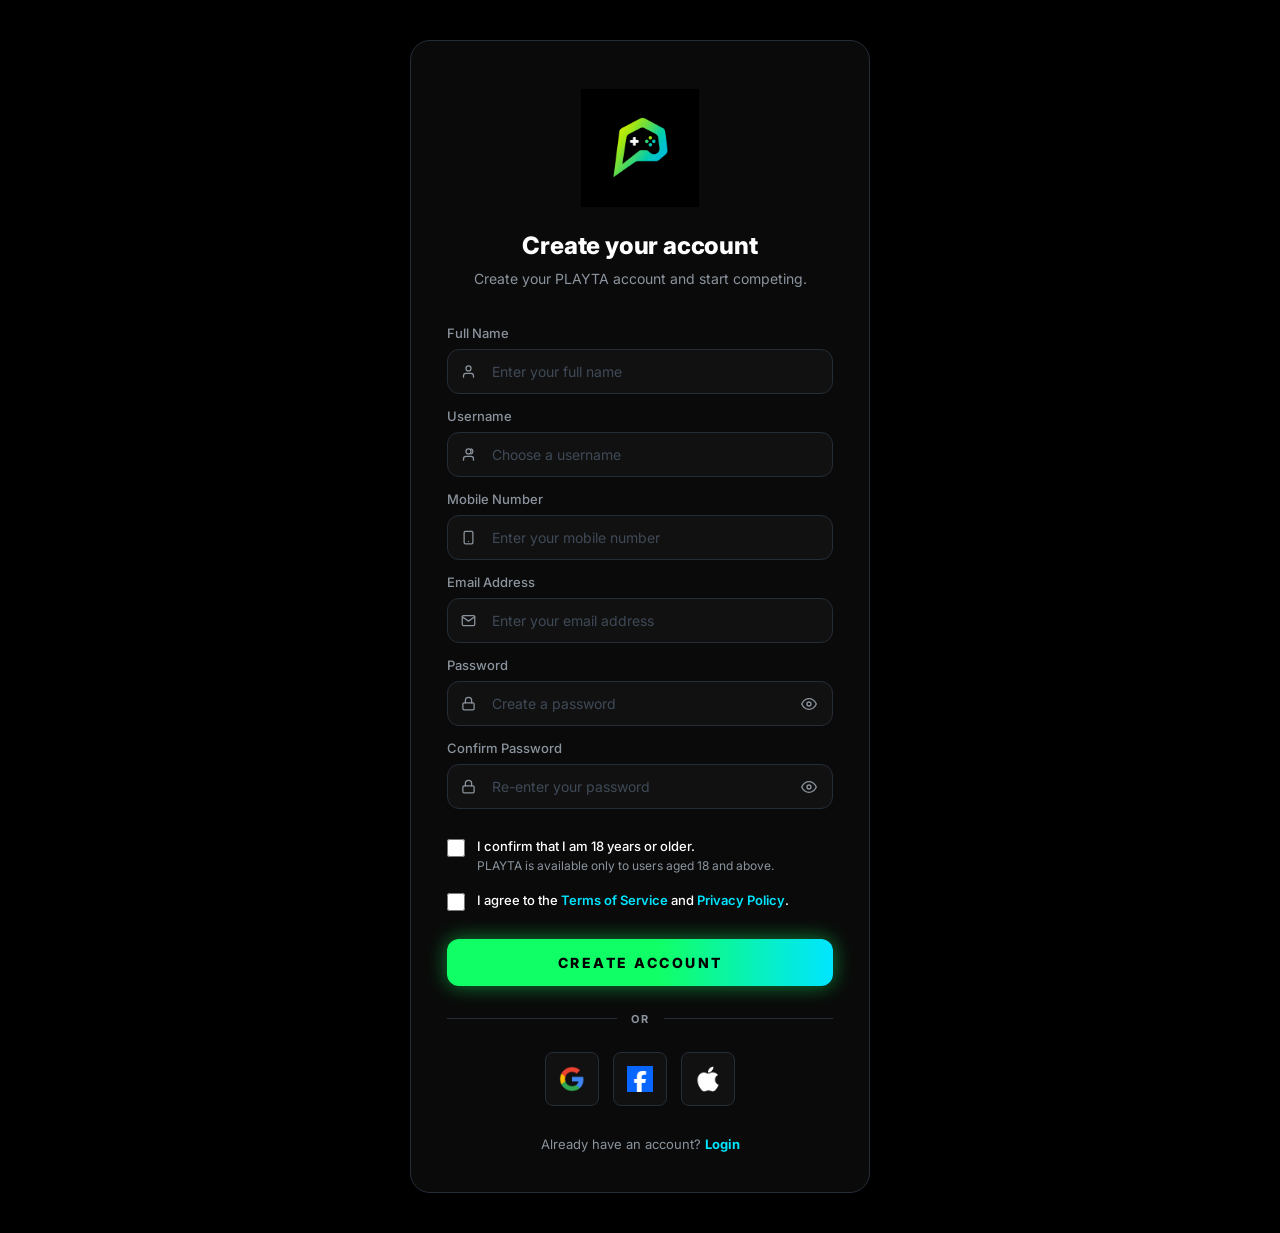
<file: auth/signup.html>
<!DOCTYPE html>
<html lang="en">
<head>
  <meta charset="UTF-8">
  <meta name="viewport" content="width=device-width, initial-scale=1.0">
  <meta name="description" content="PLAYTA – Create your esports account">
  <title>PLAYTA · Sign Up</title>
  <link rel="stylesheet" href="style.css">
</head>
<body>

  <div class="auth-card">

    <!-- Logo -->
    <div class="logo-wrap">
      <img src="../assets/playta-logo.png" alt="PLAYTA Logo" class="main-logo">
    </div>

    <!-- Header -->
    <div class="hdr">
      <h1 class="hdr-title">Create your account</h1>
      <p class="hdr-subtitle">Create your PLAYTA account and start competing.</p>
    </div>

    <!-- Sign-up Form -->
    <form id="signupForm" novalidate>

      <!-- Full Name -->
      <div class="form-group">
        <label class="form-label" for="fullName">Full Name</label>
        <div class="input-wrap">
          <span class="input-icon">
            <svg width="15" height="15" viewBox="0 0 24 24" fill="none"
                 stroke="currentColor" stroke-width="2"
                 stroke-linecap="round" stroke-linejoin="round">
              <path d="M20 21v-2a4 4 0 0 0-4-4H8a4 4 0 0 0-4 4v2"/>
              <circle cx="12" cy="7" r="4"/>
            </svg>
          </span>
          <input type="text" id="fullName" class="form-input"
                 placeholder="Enter your full name"
                 autocomplete="name">
        </div>
      </div>

      <!-- Username -->
      <div class="form-group">
        <label class="form-label" for="username">Username</label>
        <div class="input-wrap">
          <span class="input-icon">
            <svg width="15" height="15" viewBox="0 0 24 24" fill="none"
                 stroke="currentColor" stroke-width="2"
                 stroke-linecap="round" stroke-linejoin="round">
              <path d="M20 21v-2a4 4 0 0 0-4-4H8a4 4 0 0 0-4 4v2"/>
              <circle cx="12" cy="7" r="4"/>
              <path d="M16 3.13a4 4 0 0 1 0 7.75"/>
            </svg>
          </span>
          <input type="text" id="username" class="form-input"
                 placeholder="Choose a username"
                 autocomplete="username">
        </div>
      </div>

      <!-- Mobile Number -->
      <div class="form-group">
        <label class="form-label" for="mobile">Mobile Number</label>
        <div class="input-wrap">
          <span class="input-icon">
            <svg width="15" height="15" viewBox="0 0 24 24" fill="none"
                 stroke="currentColor" stroke-width="2"
                 stroke-linecap="round" stroke-linejoin="round">
              <rect x="5" y="2" width="14" height="20" rx="2" ry="2"/>
              <line x1="12" y1="18" x2="12.01" y2="18"/>
            </svg>
          </span>
          <input type="tel" id="mobile" class="form-input"
                 placeholder="Enter your mobile number"
                 autocomplete="tel">
        </div>
      </div>

      <!-- Email Address -->
      <div class="form-group">
        <label class="form-label" for="signupEmail">Email Address</label>
        <div class="input-wrap">
          <span class="input-icon">
            <svg width="15" height="15" viewBox="0 0 24 24" fill="none"
                 stroke="currentColor" stroke-width="2"
                 stroke-linecap="round" stroke-linejoin="round">
              <path d="M4 4h16c1.1 0 2 .9 2 2v12c0 1.1-.9 2-2 2H4
                       c-1.1 0-2-.9-2-2V6c0-1.1.9-2 2-2z"/>
              <polyline points="22,6 12,13 2,6"/>
            </svg>
          </span>
          <input type="email" id="signupEmail" class="form-input"
                 placeholder="Enter your email address"
                 autocomplete="email">
        </div>
      </div>

      <!-- Password -->
      <div class="form-group">
        <label class="form-label" for="signupPwd">Password</label>
        <div class="input-wrap">
          <span class="input-icon">
            <svg width="15" height="15" viewBox="0 0 24 24" fill="none"
                 stroke="currentColor" stroke-width="2"
                 stroke-linecap="round" stroke-linejoin="round">
              <rect x="3" y="11" width="18" height="11" rx="2"/>
              <path d="M7 11V7a5 5 0 0 1 10 0v4"/>
            </svg>
          </span>
          <input type="password" id="signupPwd" class="form-input has-toggle"
                 placeholder="Create a password"
                 autocomplete="new-password">
          <button type="button" class="eye-btn"
                  data-toggle-pwd="signupPwd" aria-label="Show password">
            <svg width="16" height="16" viewBox="0 0 24 24" fill="none"
                 stroke="currentColor" stroke-width="2"
                 stroke-linecap="round" stroke-linejoin="round">
              <path d="M1 12s4-8 11-8 11 8 11 8-4 8-11 8-11-8-11-8z"/>
              <circle cx="12" cy="12" r="3"/>
            </svg>
          </button>
        </div>
      </div>

      <!-- Confirm Password -->
      <div class="form-group mb-btn">
        <label class="form-label" for="confirmPwd">Confirm Password</label>
        <div class="input-wrap">
          <span class="input-icon">
            <svg width="15" height="15" viewBox="0 0 24 24" fill="none"
                 stroke="currentColor" stroke-width="2"
                 stroke-linecap="round" stroke-linejoin="round">
              <rect x="3" y="11" width="18" height="11" rx="2"/>
              <path d="M7 11V7a5 5 0 0 1 10 0v4"/>
            </svg>
          </span>
          <input type="password" id="confirmPwd" class="form-input has-toggle"
                 placeholder="Re-enter your password"
                 autocomplete="new-password">
          <button type="button" class="eye-btn"
                  data-toggle-pwd="confirmPwd" aria-label="Show password">
            <svg width="16" height="16" viewBox="0 0 24 24" fill="none"
                 stroke="currentColor" stroke-width="2"
                 stroke-linecap="round" stroke-linejoin="round">
              <path d="M1 12s4-8 11-8 11 8 11 8-4 8-11 8-11-8-11-8z"/>
              <circle cx="12" cy="12" r="3"/>
            </svg>
          </button>
        </div>
      </div>

      <!-- Checkboxes -->
      <div class="check-group">

        <!-- Age confirmation -->
        <div class="check-item">
          <input type="checkbox" id="ageConfirm">
          <div class="check-content">
            <label class="check-main" for="ageConfirm">
              I confirm that I am 18 years or older.
            </label>
            <span class="check-sub">
              PLAYTA is available only to users aged 18 and above.
            </span>
          </div>
        </div>

        <!-- Terms & Privacy -->
        <div class="check-item">
          <input type="checkbox" id="termsConfirm">
          <div class="check-content">
            <label class="check-main" for="termsConfirm">
              I agree to the
              <a href="#" class="terms-link">Terms of Service</a>
              and
              <a href="#" class="terms-link">Privacy Policy</a>.
            </label>
          </div>
        </div>

      </div>

      <!-- CREATE ACCOUNT button -->
      <button type="submit" class="btn-primary">CREATE ACCOUNT</button>

    </form>

    <!-- OR -->
    <div class="or-divider">OR</div>

    <!-- Social Icons -->
    <div class="social-row">
      <button class="social-btn" type="button" aria-label="Google">
        <img src="../assets/google.png" alt="Google" class="social-icon">
      </button>
      <button class="social-btn" type="button" aria-label="Facebook">
        <img src="../assets/facebook.png" alt="Facebook" class="social-icon">
      </button>
      <button class="social-btn" type="button" aria-label="Apple">
        <img src="../assets/apple.png" alt="Apple" class="social-icon">
      </button>
    </div>

    <!-- Footer -->
    <p class="footer-text">
      Already have an account?&nbsp;<a href="index.html" class="footer-link">Login</a>
    </p>

  </div>

  <script src="auth.js"></script>
</body>
</html>
</file>
<file: css/style.css>
/* ═══════════════════════════════════════════
   PLAYTA — STYLE SHEET
   Theme: Dark / Neon (Lime → Cyan)
   ═══════════════════════════════════════════ */

:root {
  --bg-0: #0f0f0f;
  --bg-1: #161616;
  --bg-2: #1a1a1a;
  --bg-card: #181818;
  --border: rgba(255,255,255,0.08);
  --border-soft: rgba(255,255,255,0.05);

  --text-0: #f5f5f5;
  --text-1: #a8a8a8;
  --text-2: #6e6e6e;

  --lime: #39ff14;
  --cyan: #00ffff;
  --grad: linear-gradient(135deg, var(--lime), var(--cyan));
  --grad-soft: linear-gradient(135deg, rgba(57,255,20,0.14), rgba(0,255,255,0.14));

  --danger: #ff4d6d;
  --warn: #ffb020;

  --radius-lg: 20px;
  --radius-md: 14px;
  --radius-sm: 10px;
  --radius-pill: 999px;

  --font-display: 'Orbitron', sans-serif;
  --font-body: 'Rajdhani', sans-serif;
}

* { box-sizing: border-box; margin: 0; padding: 0; }

html, body {
  background: var(--bg-0);
  color: var(--text-0);
  font-family: var(--font-body);
  -webkit-font-smoothing: antialiased;
  overflow-x: hidden;
}

button { font-family: inherit; }

/* Visible keyboard focus everywhere */
button:focus-visible,
a:focus-visible {
  outline: 2px solid var(--cyan);
  outline-offset: 2px;
}

::-webkit-scrollbar { width: 0; height: 0; }

/* ═══════════ SPLASH SCREEN ═══════════ */
#splash {
  position: fixed;
  inset: 0;
  z-index: 999;
  background: #000000;
  display: flex;
  align-items: center;
  justify-content: center;
  transition: opacity 0.6s ease;
}
#splash.fade-out {
  opacity: 0;
  pointer-events: none;
}

.splash-logo-img {
  width: 80%;
  max-width: 250px;
  height: auto;
  display: block;
}

/* ═══════════ APP WRAPPER (mobile-first) ═══════════ */
.wrapper {
  max-width: 480px;
  margin: 0 auto;
  min-height: 100vh;
  display: flex;
  flex-direction: column;
  position: relative;
  opacity: 0;
}
.wrapper.ready { opacity: 1; transition: opacity 0.4s ease; }

/* ═══════════ HEADER ═══════════ */
.header {
  display: flex;
  align-items: center;
  justify-content: space-between;
  padding: 18px 18px 14px;
  position: sticky;
  top: 0;
  z-index: 50;
  background: rgba(15,15,15,0.85);
  backdrop-filter: blur(14px);
  border-bottom: 1px solid var(--border-soft);
}

.header-left { display: flex; align-items: center; gap: 11px; }

.avatar {
  width: 38px; height: 38px;
  border-radius: 50%;
  background: var(--grad);
  display: flex; align-items: center; justify-content: center;
  font-family: var(--font-display);
  font-weight: 700;
  font-size: 15px;
  color: #08120a;
  flex-shrink: 0;
}

.greet { display: flex; flex-direction: column; line-height: 1.15; }
.greet-hi { font-size: 11px; color: var(--text-2); font-weight: 500; }
.greet-name { font-size: 14.5px; font-weight: 700; color: var(--text-0); }

.header-right { display: flex; align-items: center; gap: 8px; }

.wallet-pill {
  display: flex; align-items: center; gap: 6px;
  background: var(--bg-card);
  border: 1px solid rgba(57,255,20,0.25);
  border-radius: var(--radius-pill);
  padding: 7px 8px 7px 12px;
  color: var(--lime);
  font-weight: 700;
  font-size: 13.5px;
  cursor: pointer;
  box-shadow: 0 0 0 0 rgba(57,255,20,0);
  transition: box-shadow 0.2s ease;
}
.wallet-pill:active { box-shadow: 0 0 14px rgba(57,255,20,0.25); }
.wallet-pill .ic { width: 16px; height: 16px; color: var(--lime); }

.wallet-add {
  width: 20px; height: 20px;
  border-radius: 50%;
  background: var(--grad);
  color: #08120a;
  display: flex; align-items: center; justify-content: center;
  font-size: 14px;
  font-weight: 800;
  line-height: 1;
}

.icon-btn {
  position: relative;
  width: 38px; height: 38px;
  border-radius: 50%;
  background: var(--bg-card);
  border: 1px solid var(--border);
  display: flex; align-items: center; justify-content: center;
  cursor: pointer;
}
.icon-btn .ic { width: 18px; height: 18px; color: var(--text-1); }
.dot-badge {
  position: absolute;
  top: 8px; right: 9px;
  width: 7px; height: 7px;
  border-radius: 50%;
  background: var(--cyan);
  box-shadow: 0 0 6px var(--cyan);
}

/* ═══════════ SCROLL AREA ═══════════ */
.scroll-area {
  flex: 1;
  padding-bottom: 100px;
}

/* ═══════════ FEATURED TOURNAMENT CARD (hero) ═══════════
   Clean banner-only card, no text overlay.
   To launch a new game: swap the background-image url in
   the inline style on the .hero element in index.html. */
.hero-carousel {
  margin: 18px 18px 0;
}

.hero-track {
  display: flex;
  overflow-x: auto;
  scroll-snap-type: x mandatory;
  scrollbar-width: none;
  border-radius: var(--radius-lg);
  border: 1px solid var(--border);
}
.hero-track::-webkit-scrollbar { display: none; }

.hero-slide {
  flex: 0 0 100%;
  aspect-ratio: 16 / 9;
  scroll-snap-align: start;
  background-color: var(--bg-1);   /* shows while image loads / as fallback */
  background-size: cover;
  background-position: center;
  cursor: pointer;
  transition: filter 0.15s ease;
}
.hero-slide:active { filter: brightness(0.95); }

.hero-dots {
  display: flex;
  justify-content: center;
  gap: 6px;
  margin-top: 10px;
}
.hero-dot {
  width: 6px;
  height: 6px;
  border-radius: 50%;
  background: var(--border);
  transition: background 0.2s ease, width 0.2s ease;
}
.hero-dot.active {
  width: 18px;
  border-radius: 3px;
  background: var(--grad);
}

/* ═══════════ GAME SWITCHER (legacy — kept for reference) ═══════════ */
.game-switcher {
  display: flex;
  gap: 9px;
  padding: 18px 18px 4px;
  overflow-x: auto;
  scrollbar-width: none;
}

.game-pill {
  flex-shrink: 0;
  display: flex; align-items: center; gap: 6px;
  padding: 9px 16px;
  border-radius: var(--radius-pill);
  border: 1px solid var(--border);
  background: var(--bg-card);
  color: var(--text-1);
  font-size: 13.5px;
  font-weight: 600;
  cursor: pointer;
  white-space: nowrap;
  transition: all 0.18s ease;
}

.game-pill.active {
  background: var(--grad);
  border-color: transparent;
  color: #08120a;
  font-weight: 700;
}

.game-pill.locked {
  opacity: 0.55;
  color: var(--text-2);
}

.game-pill .lock { font-size: 11px; }

.soon-badge {
  font-size: 9.5px;
  font-weight: 700;
  letter-spacing: 0.04em;
  background: rgba(255,176,32,0.15);
  color: var(--warn);
  border-radius: var(--radius-pill);
  padding: 2px 7px;
  text-transform: uppercase;
}

/* ═══════════ WALLET PILL — split balance + bonus cash (WinZO style) ═══════════ */
.wallet-pill {
  display: flex; align-items: center; gap: 0;
  background: var(--bg-card);
  border: 1px solid var(--border);
  border-radius: var(--radius-pill);
  padding: 6px 8px 6px 12px;
  cursor: pointer;
}
.wallet-pill-main {
  display: flex; align-items: center; gap: 5px;
  color: var(--text-0);
  font-weight: 700;
  font-size: 13.5px;
}
.wallet-pill-main .ic { width: 15px; height: 15px; color: var(--text-1); }
.wallet-pill-divider {
  width: 1px; height: 16px;
  background: var(--border);
  margin: 0 9px;
}
.wallet-pill-bonus {
  display: flex; align-items: center; gap: 4px;
  font-size: 13px;
  font-weight: 700;
  color: var(--warn);
}
.bonus-tag {
  font-size: 9px;
  font-weight: 800;
  letter-spacing: 0.04em;
  text-transform: uppercase;
  background: rgba(255,176,32,0.15);
  border-radius: 6px;
  padding: 2px 5px;
  color: var(--warn);
}

/* ═══════════ GAME GRID (WinZO-style 2-column) ═══════════ */
.game-grid-section { padding: 18px 18px 4px; }

.game-grid {
  display: grid;
  grid-template-columns: 1fr 1fr;
  gap: 14px;
}

.game-tile {
  position: relative;
  display: flex;
  flex-direction: column;
  align-items: center;
  gap: 10px;
  padding: 20px 12px 16px;
  background: var(--bg-card);
  border: 1px solid var(--border);
  border-radius: var(--radius-lg);
  cursor: pointer;
  overflow: hidden;
  transition: border-color 0.15s ease, transform 0.15s ease;
}
.game-tile:active { transform: scale(0.97); }

.game-tile.active {
  border-color: var(--border);
  background: var(--bg-card);
}

.game-tile-icon {
  width: 64px;
  height: 64px;
  border-radius: 16px;
  object-fit: cover;
  display: block;
  background: var(--bg-1);
}

.game-tile-name {
  font-size: 13.5px;
  font-weight: 700;
  color: var(--text-0);
}

/* Locked / not-yet-launched games: dim icon + name only */
.game-tile:not(.active) .game-tile-icon,
.game-tile:not(.active) .game-tile-name {
  opacity: 0.45;
}

.soon-ribbon {
  position: absolute;
  top: 10px;
  right: 10px;
  font-size: 9.5px;
  font-weight: 800;
  letter-spacing: 0.05em;
  color: #fff;
  background: linear-gradient(135deg, #ff3b5c, #b3001f);
  border-radius: 6px;
  padding: 3px 7px;
  z-index: 2;
}

/* ═══════════ PAGE SECTIONS (tab switching) ═══════════ */
.page-section {
  display: none;
}
.page-section.active {
  display: block;
  animation: page-fade-in 0.25s ease;
}
@keyframes page-fade-in {
  from { opacity: 0; transform: translateY(6px); }
  to { opacity: 1; transform: translateY(0); }
}
@media (prefers-reduced-motion: reduce) {
  .page-section.active { animation: none; }
}

/* ═══════════ LEADERBOARD ROWS ═══════════ */
.lb-list { display: flex; flex-direction: column; gap: 10px; }
.lb-row {
  display: flex;
  align-items: center;
  gap: 12px;
  background: var(--bg-card);
  border: 1px solid var(--border);
  border-radius: var(--radius-md);
  padding: 12px 14px;
}
.lb-rank {
  width: 28px; height: 28px;
  border-radius: 50%;
  display: flex; align-items: center; justify-content: center;
  font-weight: 800;
  font-size: 13px;
  flex-shrink: 0;
}
.lb-rank.gold { background: rgba(255,215,0,0.15); color: #ffd700; }
.lb-rank.silver { background: rgba(192,192,192,0.15); color: #c0c0c0; }
.lb-rank.bronze { background: rgba(205,127,50,0.15); color: #cd7f32; }
.lb-info { flex: 1; min-width: 0; }
.lb-name {
  font-size: 14px;
  font-weight: 700;
  color: var(--text-0);
  white-space: nowrap;
  overflow: hidden;
  text-overflow: ellipsis;
}
.lb-sub { font-size: 12px; color: var(--text-2); margin-top: 1px; }
.lb-pts {
  font-size: 13px;
  font-weight: 700;
  color: var(--lime);
  flex-shrink: 0;
}

/* ═══════════ TOURNAMENTS SECTION ═══════════ */
.tournaments { padding: 14px 18px 0; }

.section-head {
  display: flex;
  align-items: center;
  justify-content: space-between;
  padding: 15px 20px;
  margin-bottom: 4px;
  gap: 10px;
}
.section-head h2 {
  font-family: var(--font-display);
  font-size: 16px;
  font-weight: 700;
  color: var(--text-0);
}
.section-sub {
  font-size: 12px;
  font-weight: 600;
  color: var(--lime);
}

.t-list { display: flex; flex-direction: column; gap: 14px; }

.t-card {
  background: var(--bg-card);
  border: 1px solid var(--border);
  border-radius: var(--radius-lg);
  padding: 16px;
}

.t-card-top {
  display: flex;
  align-items: center;
  gap: 12px;
  margin-bottom: 14px;
}
.t-game-icon {
  width: 38px; height: 38px;
  border-radius: var(--radius-sm);
  background: var(--grad-soft);
  display: flex; align-items: center; justify-content: center;
  font-size: 17px;
  flex-shrink: 0;
}
.t-card-info { flex: 1; min-width: 0; }
.t-name {
  font-size: 15px;
  font-weight: 700;
  color: var(--text-0);
  white-space: nowrap;
  overflow: hidden;
  text-overflow: ellipsis;
}
.t-time {
  font-size: 12px;
  font-weight: 600;
  color: var(--lime);
  margin-top: 2px;
}
.t-mode {
  font-size: 11px;
  font-weight: 700;
  color: var(--text-1);
  border: 1px solid var(--border);
  border-radius: var(--radius-pill);
  padding: 4px 10px;
  flex-shrink: 0;
}

.t-stats {
  display: flex;
  gap: 10px;
  margin-bottom: 14px;
}
.t-stat {
  flex: 1;
  background: var(--bg-1);
  border-radius: var(--radius-sm);
  padding: 9px 12px;
  display: flex;
  flex-direction: column;
  gap: 2px;
}
.t-stat-label {
  font-size: 10.5px;
  color: var(--text-2);
  font-weight: 600;
  text-transform: uppercase;
  letter-spacing: 0.04em;
}
.t-stat-value {
  font-size: 15px;
  font-weight: 700;
  color: var(--text-0);
}
.t-stat-value.prize {
  background: var(--grad);
  -webkit-background-clip: text;
  -webkit-text-fill-color: transparent;
  background-clip: text;
}

.t-progress-wrap { margin-bottom: 14px; }
.t-progress-labels {
  display: flex;
  justify-content: space-between;
  font-size: 11.5px;
  color: var(--text-2);
  font-weight: 600;
  margin-bottom: 6px;
}
.t-spots { color: var(--cyan); }
.t-progress-track {
  height: 5px;
  border-radius: var(--radius-pill);
  background: var(--bg-1);
  overflow: hidden;
}
.t-progress-fill {
  height: 100%;
  border-radius: var(--radius-pill);
  background: var(--grad);
}

.t-join-btn {
  width: 100%;
  padding: 12px;
  border: none;
  border-radius: var(--radius-md);
  background: var(--grad);
  color: #08120a;
  font-weight: 700;
  font-size: 13.5px;
  cursor: pointer;
  transition: transform 0.15s ease, filter 0.15s ease;
}
.t-join-btn:active { transform: scale(0.97); filter: brightness(0.95); }

/* ═══════════ BOTTOM NAVIGATION ═══════════ */
.bottom-nav {
  position: fixed;
  bottom: 14px;
  left: 50%;
  transform: translateX(-50%);
  width: calc(100% - 36px);
  max-width: 444px;
  display: flex;
  justify-content: space-between;
  background: rgba(24,24,24,0.92);
  backdrop-filter: blur(16px);
  border: 1px solid var(--border);
  border-radius: var(--radius-pill);
  padding: 9px 6px;
  z-index: 60;
  box-shadow: 0 8px 28px rgba(0,0,0,0.45);
}

.nav-btn {
  flex: 1;
  display: flex;
  flex-direction: column;
  align-items: center;
  gap: 3px;
  min-width: 0;
  background: none;
  border: none;
  padding: 6px 2px;
  cursor: pointer;
  color: var(--text-2);
  border-radius: var(--radius-pill);
  transition: color 0.15s ease;
}
.nav-btn .ic { width: 20px; height: 20px; flex-shrink: 0; }
.nav-btn span {
  font-size: 9.5px;
  font-weight: 600;
  white-space: nowrap;
  max-width: 100%;
}

.nav-btn.active {
  color: var(--lime);
}
.nav-btn.active .ic { filter: drop-shadow(0 0 6px rgba(57,255,20,0.5)); }

/* ═══════════ TOAST ═══════════ */
.toast {
  position: fixed;
  bottom: 92px;
  left: 50%;
  transform: translateX(-50%) translateY(12px);
  max-width: calc(100% - 48px);
  background: var(--bg-card);
  border: 1px solid var(--border);
  color: var(--text-0);
  padding: 12px 18px;
  border-radius: var(--radius-md);
  font-size: 13px;
  font-weight: 600;
  text-align: center;
  opacity: 0;
  pointer-events: none;
  transition: opacity 0.25s ease, transform 0.25s ease;
  z-index: 200;
  box-shadow: 0 10px 30px rgba(0,0,0,0.4);
}
.toast.show {
  opacity: 1;
  transform: translateX(-50%) translateY(0);
}
.toast.ok {
  border-color: rgba(57,255,20,0.4);
  color: var(--lime);
  box-shadow: 0 10px 30px rgba(0,0,0,0.4), 0 0 18px rgba(57,255,20,0.25);
}

/* ═══════════ ELIGIBILITY POPUP MODAL ═══════════ */
.modal-overlay {
  display: none;
  position: fixed;
  inset: 0;
  z-index: 600;
  background: rgba(0,0,0,0.72);
  backdrop-filter: blur(4px);
  align-items: center;
  justify-content: center;
  padding: 24px;
}
.modal-overlay.show {
  display: flex;
}

.modal-box {
  position: relative;
  width: 100%;
  max-width: 360px;
  max-height: 86vh;
  overflow-y: auto;
  background: var(--bg-card);
  border: 1px solid rgba(57,255,20,0.4);
  border-radius: var(--radius-lg);
  padding: 26px 22px 22px;
  box-shadow:
    0 0 0 1px rgba(57,255,20,0.08),
    0 0 26px rgba(57,255,20,0.25),
    0 0 50px rgba(0,255,255,0.08),
    0 20px 50px rgba(0,0,0,0.5);
  animation: modal-pop-in 0.22s ease;
}
@keyframes modal-pop-in {
  from { opacity: 0; transform: scale(0.94) translateY(8px); }
  to { opacity: 1; transform: scale(1) translateY(0); }
}

.modal-close-x {
  position: absolute;
  top: 14px;
  right: 14px;
  width: 30px;
  height: 30px;
  border-radius: 50%;
  border: 1px solid var(--border);
  background: var(--bg-1);
  color: var(--text-1);
  font-size: 18px;
  line-height: 1;
  cursor: pointer;
  display: flex;
  align-items: center;
  justify-content: center;
}

.modal-title {
  font-family: var(--font-display);
  font-size: 16px;
  font-weight: 700;
  color: var(--text-0);
  margin-bottom: 18px;
  padding-right: 24px;
}

.modal-score {
  display: flex;
  flex-direction: column;
  align-items: center;
  gap: 4px;
  background: var(--bg-1);
  border: 1px solid var(--border);
  border-radius: var(--radius-md);
  padding: 16px;
  margin-bottom: 18px;
}
.modal-score-label {
  font-size: 11px;
  font-weight: 600;
  letter-spacing: 0.04em;
  text-transform: uppercase;
  color: var(--text-2);
}
.modal-score-value {
  font-family: var(--font-display);
  font-size: 34px;
  font-weight: 800;
  color: var(--lime);
  text-shadow: 0 0 18px rgba(57,255,20,0.55);
}

.modal-players {
  display: flex;
  flex-direction: column;
  gap: 8px;
  margin-bottom: 18px;
}
.modal-player-row {
  display: flex;
  align-items: center;
  gap: 10px;
  background: var(--bg-1);
  border: 1px solid var(--border-soft);
  border-radius: var(--radius-sm);
  padding: 9px 12px;
}
.modal-player-avatar {
  width: 30px;
  height: 30px;
  border-radius: 50%;
  background: var(--grad);
  color: #08120a;
  font-family: var(--font-display);
  font-weight: 700;
  font-size: 13px;
  display: flex;
  align-items: center;
  justify-content: center;
  flex-shrink: 0;
}
.modal-player-name {
  font-size: 13.5px;
  font-weight: 600;
  color: var(--text-0);
}

.modal-status {
  display: flex;
  flex-direction: column;
  align-items: center;
  gap: 4px;
  margin-bottom: 20px;
}
.modal-status-icon {
  width: 52px;
  height: 52px;
  border-radius: 50%;
  background: rgba(57,255,20,0.12);
  border: 1px solid rgba(57,255,20,0.4);
  color: var(--lime);
  font-size: 26px;
  font-weight: 800;
  display: flex;
  align-items: center;
  justify-content: center;
  margin-bottom: 6px;
  box-shadow: 0 0 22px rgba(57,255,20,0.35);
}
.modal-status-text {
  font-family: var(--font-display);
  font-size: 20px;
  font-weight: 800;
  letter-spacing: 0.06em;
  color: var(--lime);
}
.modal-status-sub {
  font-size: 12.5px;
  color: var(--text-2);
  font-weight: 600;
}

.modal-close-btn {
  width: 100%;
  padding: 13px;
  border: none;
  border-radius: var(--radius-md);
  background: var(--grad);
  color: #08120a;
  font-family: var(--font-display);
  font-weight: 700;
  font-size: 13.5px;
  letter-spacing: 0.04em;
  cursor: pointer;
  transition: transform 0.15s ease, filter 0.15s ease;
}
.modal-close-btn:active { transform: scale(0.97); filter: brightness(0.95); }

/* Profile Required popup */
.pr-icon {
  font-size: 40px;
  text-align: center;
  margin-bottom: 10px;
}
.pr-message {
  font-size: 13.5px;
  color: var(--text-1);
  text-align: center;
  line-height: 1.5;
  margin-bottom: 20px;
}
.field-err {
  font-size: 12px;
  color: #ff4d6d;
  margin: -6px 0 12px;
  min-height: 14px;
}

/* ═══════════ WALLET SECTION ═══════════ */
.wallet-wrap { padding: 0 18px; }

.wallet-card {
  background: var(--bg-card);
  border: 1px solid rgba(57,255,20,0.22);
  border-radius: var(--radius-lg);
  padding: 22px 20px;
  background-image: radial-gradient(120% 100% at 100% 0%, rgba(0,255,255,0.1), transparent 55%);
}

.wallet-total-label {
  font-size: 12px;
  font-weight: 600;
  letter-spacing: 0.04em;
  text-transform: uppercase;
  color: var(--text-2);
  margin-bottom: 6px;
}

.wallet-total-value {
  font-family: var(--font-display);
  font-size: 34px;
  font-weight: 800;
  background: var(--grad);
  -webkit-background-clip: text;
  -webkit-text-fill-color: transparent;
  background-clip: text;
  margin-bottom: 18px;
}

.wallet-split {
  display: flex;
  align-items: center;
  background: var(--bg-1);
  border: 1px solid var(--border-soft);
  border-radius: var(--radius-md);
  padding: 13px 12px;
  margin-bottom: 8px;
}
.wallet-split-item {
  flex: 1;
  display: flex;
  flex-direction: column;
  align-items: center;
  gap: 3px;
  min-width: 0;
}
.wallet-split-label {
  font-size: 10.5px;
  color: var(--text-2);
  font-weight: 600;
  white-space: nowrap;
}
.wallet-split-value {
  font-size: 15px;
  font-weight: 700;
  color: var(--text-0);
  white-space: nowrap;
}
.wallet-split-value.bonus { color: var(--warn); }
.wallet-split-divider {
  width: 1px;
  height: 28px;
  background: var(--border);
  margin: 0 8px;
  flex-shrink: 0;
}

.wallet-bonus-note {
  font-size: 10.5px;
  color: var(--text-2);
  text-align: center;
  font-style: italic;
  margin-bottom: 18px;
}

.wallet-actions {
  display: grid;
  grid-template-columns: 1fr 1fr;
  gap: 10px;
}
.wallet-action-btn {
  padding: 13px;
  border-radius: var(--radius-md);
  font-weight: 700;
  font-size: 13.5px;
  cursor: pointer;
  border: 1px solid transparent;
  transition: transform 0.15s ease, filter 0.15s ease,
              background 0.25s ease, color 0.25s ease, border-color 0.25s ease;
}
.wallet-action-btn:active { transform: scale(0.97); filter: brightness(0.95); }
.wallet-action-btn.primary {
  background: var(--grad);
  color: #08120a;
  border-color: transparent;
}
.wallet-action-btn.secondary {
  background: var(--bg-1);
  color: var(--text-0);
  border-color: var(--border);
}

/* ═══════════ UNIT STORE ═══════════ */
.store-grid {
  display: grid;
  grid-template-columns: 1fr 1fr;
  gap: 14px;
  padding: 18px;
}

.store-card {
  position: relative;
  display: flex;
  flex-direction: column;
  align-items: center;
  gap: 10px;
  padding: 22px 14px 16px;
  background: var(--bg-card);
  border: 1px solid var(--border);
  border-radius: var(--radius-lg);
  overflow: hidden;
  transition: border-color 0.2s ease, transform 0.15s ease, box-shadow 0.2s ease;
}
.store-card:active { transform: scale(0.97); }
.store-card:hover,
.store-card:focus-within {
  border-color: rgba(57,255,20,0.45);
  box-shadow: 0 0 22px rgba(57,255,20,0.25), 0 0 36px rgba(0,255,255,0.12);
}

.store-card-icon-row {
  display: flex;
  gap: 4px;
  align-items: center;
  justify-content: center;
  height: 38px;
}
.store-card-icon-row .unit-icon {
  width: 30px;
  height: 30px;
  margin-right: 0;
}
.store-card-icon-row .unit-icon.small { width: 22px; height: 22px; }

.store-card-units {
  font-family: var(--font-display);
  font-size: 19px;
  font-weight: 800;
  color: var(--text-0);
  letter-spacing: 0.02em;
  text-align: center;
}

.store-card-buy-btn {
  width: 100%;
  margin-top: 4px;
  padding: 10px;
  border: none;
  border-radius: var(--radius-pill);
  background: var(--grad);
  color: #08120a;
  font-weight: 800;
  font-size: 13.5px;
  cursor: pointer;
  transition: transform 0.15s ease, filter 0.15s ease;
}
.store-card-buy-btn:active { transform: scale(0.96); filter: brightness(0.95); }

.store-ribbon {
  position: absolute;
  top: 14px;
  right: -32px;
  width: 110px;
  text-align: center;
  transform: rotate(40deg);
  background: linear-gradient(135deg, #ffd84d, #ff9f1c);
  color: #1a1200;
  font-size: 8.5px;
  font-weight: 800;
  letter-spacing: 0.01em;
  text-transform: uppercase;
  line-height: 1.25;
  padding: 4px 2px;
  white-space: normal;
  word-break: break-word;
  box-shadow: 0 2px 6px rgba(0,0,0,0.35);
}

/* ═══════════ UPI PAYMENT MODAL ═══════════ */
.upi-sheet { max-width: 380px; }
.upi-sheet-summary {
  display: flex;
  align-items: center;
  justify-content: center;
  gap: 6px;
  font-family: var(--font-display);
  font-size: 18px;
  font-weight: 800;
  color: var(--text-0);
  margin-bottom: 20px;
  padding-top: 4px;
}
.upi-sheet-summary .unit-icon { width: 22px; height: 22px; }

.upi-sheet-label {
  font-size: 11px;
  font-weight: 700;
  letter-spacing: 0.04em;
  text-transform: uppercase;
  color: var(--text-2);
  margin-bottom: 10px;
}

.upi-app-list {
  display: flex;
  flex-direction: column;
  gap: 8px;
  margin-bottom: 18px;
}
.upi-app-btn {
  display: flex;
  align-items: center;
  gap: 12px;
  width: 100%;
  padding: 12px 14px;
  background: var(--bg-1);
  border: 1px solid var(--border);
  border-radius: var(--radius-md);
  color: var(--text-0);
  font-size: 14px;
  font-weight: 600;
  cursor: pointer;
  transition: border-color 0.2s ease, background 0.2s ease;
}
.upi-app-btn:hover,
.upi-app-btn.selected {
  border-color: rgba(57,255,20,0.4);
  background: rgba(57,255,20,0.06);
}
.upi-app-icon {
  width: 32px;
  height: 32px;
  border-radius: 9px;
  display: flex;
  align-items: center;
  justify-content: center;
  font-weight: 800;
  font-size: 14px;
  flex-shrink: 0;
}
.gpay-icon { background: #fff; color: #4285F4; }
.phonepe-icon { background: #5f259f; color: #fff; }
.paytm-icon { background: #00baf2; color: #fff; }

.upi-sheet-note {
  font-size: 11px;
  color: var(--text-2);
  text-align: center;
  margin-top: 10px;
  line-height: 1.4;
}

.txn-list {
  display: flex;
  flex-direction: column;
  gap: 8px;
}
.txn-row {
  display: flex;
  align-items: center;
  gap: 12px;
  background: var(--bg-card);
  border: 1px solid var(--border);
  border-radius: var(--radius-sm);
  padding: 12px 14px;
}
.txn-icon {
  width: 32px;
  height: 32px;
  border-radius: 50%;
  display: flex;
  align-items: center;
  justify-content: center;
  font-weight: 800;
  font-size: 16px;
  flex-shrink: 0;
}
.txn-icon.credit { background: rgba(57,255,20,0.12); color: var(--lime); }
.txn-icon.debit { background: rgba(255,77,109,0.12); color: var(--danger); }
.txn-info {
  flex: 1;
  min-width: 0;
  display: flex;
  flex-direction: column;
}
.txn-title {
  font-size: 13.5px;
  font-weight: 700;
  color: var(--text-0);
}
.txn-time {
  font-size: 11.5px;
  color: var(--text-2);
  margin-top: 1px;
  white-space: nowrap;
  overflow: hidden;
  text-overflow: ellipsis;
}
.txn-amount {
  font-size: 14px;
  font-weight: 700;
  flex-shrink: 0;
}
.txn-amount.credit { color: var(--lime); }
.txn-amount.debit { color: var(--danger); }

/* ═══════════ PROFILE SECTION ═══════════ */
.profile-wrap { padding: 0 18px; }

.profile-header {
  display: flex;
  align-items: center;
  gap: 14px;
  margin-bottom: 18px;
}
.profile-avatar {
  width: 58px;
  height: 58px;
  border-radius: 50%;
  background: var(--grad);
  color: #08120a;
  font-family: var(--font-display);
  font-weight: 800;
  font-size: 22px;
  display: flex;
  align-items: center;
  justify-content: center;
  flex-shrink: 0;
}
.profile-header-info {
  display: flex;
  flex-direction: column;
  gap: 2px;
  min-width: 0;
}
.profile-username {
  font-size: 17px;
  font-weight: 700;
  color: var(--text-0);
}
.profile-email {
  font-size: 12.5px;
  color: var(--text-2);
}

.profile-card {
  background: var(--bg-card);
  border: 1px solid var(--border);
  border-radius: var(--radius-lg);
  padding: 18px;
  margin-bottom: 14px;
}
.profile-card-title {
  font-size: 13.5px;
  font-weight: 700;
  color: var(--text-0);
  margin-bottom: 14px;
}

.profile-label {
  display: block;
  font-size: 11px;
  font-weight: 600;
  letter-spacing: 0.03em;
  text-transform: uppercase;
  color: var(--text-2);
  margin-bottom: 6px;
}
.profile-input {
  width: 100%;
  background: var(--bg-1);
  border: 1px solid var(--border);
  border-radius: var(--radius-sm);
  padding: 11px 13px;
  color: var(--text-0);
  font-family: var(--font-body);
  font-size: 14px;
  margin-bottom: 14px;
  transition: border-color 0.15s ease;
}
.profile-input:focus {
  outline: none;
  border-color: var(--lime);
}
.profile-input::placeholder { color: var(--text-2); }

.profile-select {
  width: 100%;
  background: var(--bg-1);
  border: 1px solid var(--border);
  border-radius: var(--radius-sm);
  padding: 11px 36px 11px 13px;
  color: var(--text-0);
  font-family: var(--font-body);
  font-size: 14px;
  margin-bottom: 14px;
  transition: border-color 0.15s ease;
  appearance: none;
  -webkit-appearance: none;
  cursor: pointer;
  background-image: url("data:image/svg+xml,%3Csvg xmlns='http://www.w3.org/2000/svg' viewBox='0 0 24 24' fill='none' stroke='%236e6e6e' stroke-width='2' stroke-linecap='round' stroke-linejoin='round'%3E%3Cpolyline points='6 9 12 15 18 9'%3E%3C/polyline%3E%3C/svg%3E");
  background-repeat: no-repeat;
  background-position: right 12px center;
  background-size: 16px;
}
.profile-select:focus {
  outline: none;
  border-color: var(--lime);
}
.profile-select option {
  background: var(--bg-card);
  color: var(--text-0);
}
/* Placeholder-style first option ("Select country" / "Select state") */
.profile-select option[value=""] {
  color: var(--text-2);
}

.profile-save-btn {
  width: 100%;
  padding: 12px;
  border: none;
  border-radius: var(--radius-md);
  background: var(--grad);
  color: #08120a;
  font-weight: 700;
  font-size: 13.5px;
  cursor: pointer;
  transition: transform 0.15s ease, filter 0.15s ease;
}
.profile-save-btn:active { transform: scale(0.97); filter: brightness(0.95); }

.profile-stats-grid {
  display: grid;
  grid-template-columns: 1fr 1fr 1fr;
  gap: 10px;
}
.profile-stat {
  display: flex;
  flex-direction: column;
  align-items: center;
  gap: 4px;
  background: var(--bg-1);
  border-radius: var(--radius-sm);
  padding: 14px 6px;
  text-align: center;
}
.profile-stat-value {
  font-family: var(--font-display);
  font-size: 18px;
  font-weight: 800;
  color: var(--cyan);
}
.profile-stat-label {
  font-size: 10px;
  font-weight: 600;
  color: var(--text-2);
  line-height: 1.3;
}

/* ═══════════ RESPONSIVE TWEAKS ═══════════ */
@media (min-width: 480px) {
  .wrapper {
    border-left: 1px solid var(--border-soft);
    border-right: 1px solid var(--border-soft);
  }
}

/* ═══════════ TOURNAMENT LIST VIEW (full-screen overlay) ═══════════ */
.tlist-view {
  display: none;
  position: fixed;
  inset: 0;
  z-index: 400;
  background: var(--bg-0);
  flex-direction: column;
}
.tlist-view.show {
  display: flex;
}

.tlist-header {
  display: flex;
  align-items: center;
  gap: 12px;
  padding: 16px 18px;
  border-bottom: 1px solid var(--border-soft);
  background: var(--bg-0);
  flex-shrink: 0;
}
.tlist-back {
  width: 36px;
  height: 36px;
  border-radius: 50%;
  background: var(--bg-card);
  border: 1px solid var(--border);
  color: var(--text-0);
  display: flex;
  align-items: center;
  justify-content: center;
  cursor: pointer;
  flex-shrink: 0;
}
.tlist-back .ic { width: 18px; height: 18px; }
.tlist-header-info {
  display: flex;
  align-items: center;
  gap: 9px;
  min-width: 0;
}
.tlist-header-logo {
  width: 28px;
  height: 28px;
  border-radius: 8px;
  object-fit: cover;
  flex-shrink: 0;
}
.tlist-header-title {
  font-family: var(--font-display);
  font-size: 15px;
  font-weight: 700;
  color: var(--text-0);
  white-space: nowrap;
  overflow: hidden;
  text-overflow: ellipsis;
}

.tlist-scroll {
  flex: 1;
  overflow-y: auto;
  padding: 16px 18px 100px;
  display: flex;
  flex-direction: column;
  gap: 12px;
}

/* ── Minimalist match card (no thumbnail) ── */
.match-card {
  background: var(--bg-card);
  border: 1px solid var(--border);
  border-radius: var(--radius-lg);
  padding: 14px 16px;
}

.match-card-top {
  display: flex;
  align-items: center;
  justify-content: space-between;
  gap: 10px;
  margin-bottom: 12px;
}
.match-card-id {
  display: flex;
  align-items: center;
  gap: 9px;
  min-width: 0;
}
.match-card-logo {
  width: 26px;
  height: 26px;
  border-radius: 7px;
  object-fit: cover;
  flex-shrink: 0;
}
.match-card-name {
  font-size: 13px;
  font-weight: 700;
  color: var(--text-0);
  white-space: nowrap;
  overflow: hidden;
  text-overflow: ellipsis;
}
.match-type-tag {
  font-size: 10.5px;
  font-weight: 700;
  letter-spacing: 0.04em;
  text-transform: uppercase;
  color: var(--cyan);
  background: rgba(0,255,255,0.1);
  border: 1px solid rgba(0,255,255,0.3);
  border-radius: var(--radius-pill);
  padding: 4px 10px;
  flex-shrink: 0;
  white-space: nowrap;
}

/* Specific match rules/title — e.g. "Bermuda Map | Ryden BAN | Level 40+" */
.match-title-row {
  font-size: 12px;
  font-weight: 600;
  color: var(--cyan);
  background: rgba(0,255,255,0.06);
  border-left: 2px solid var(--cyan);
  border-radius: 0 6px 6px 0;
  padding: 7px 10px;
  margin-bottom: 14px;
  line-height: 1.4;
}

.match-stats-grid {
  display: grid;
  grid-template-columns: repeat(2, 1fr);
  gap: 10px 14px;
  margin-bottom: 16px;
}
.match-stat {
  display: flex;
  flex-direction: column;
  gap: 4px;
  min-width: 0;
}
.match-stat-label {
  font-size: 10px;
  font-weight: 600;
  letter-spacing: 0.04em;
  text-transform: uppercase;
  color: var(--text-2);
  white-space: nowrap;
}
.match-stat-value {
  font-size: 16px;
  font-weight: 800;
  color: var(--text-0);
  white-space: nowrap;
  overflow: hidden;
  text-overflow: ellipsis;
}
.match-stat-value.neon {
  color: var(--lime);
}

.match-progress-wrap {
  margin-bottom: 14px;
}
.match-progress-labels {
  display: flex;
  justify-content: space-between;
  font-size: 11.5px;
  color: var(--text-2);
  font-weight: 700;
  margin-bottom: 7px;
}
.match-spots-left {
  color: var(--cyan);
}
.match-progress-track {
  height: 8px;
  border-radius: var(--radius-pill);
  background: var(--bg-1);
  overflow: hidden;
}
.match-progress-fill {
  height: 100%;
  border-radius: var(--radius-pill);
  background: var(--grad);
}

.match-join-btn-full {
  display: block;
  width: 100%;
  padding: 14px;
  border-radius: var(--radius-md);
  font-size: 14.5px;
  font-weight: 800;
  letter-spacing: 0.03em;
  text-transform: uppercase;
  border: none;
  background: var(--grad);
  color: #08120a;
  cursor: pointer;
  transition: transform 0.15s ease, filter 0.15s ease;
}
.match-join-btn-full:active { transform: scale(0.98); filter: brightness(0.95); }
.match-join-btn-full.full {
  background: var(--bg-1);
  border: 1px solid var(--border);
  color: var(--text-2);
  cursor: not-allowed;
}
.match-join-btn-full.registered {
  background: rgba(57,255,20,0.12);
  border: 1px solid rgba(57,255,20,0.4);
  color: var(--lime);
  cursor: default;
}

/* ═══════════ FREE MATCH CARD (Home page) ═══════════
   Bolder, simpler layout: big prize number, Free entry
   badge, live countdown instead of a static time string,
   and a small right-aligned button instead of full-width. */
.free-card-grid {
  display: flex;
  align-items: flex-end;
  justify-content: space-between;
  gap: 14px;
  margin-bottom: 16px;
}
.free-card-prize {
  display: flex;
  flex-direction: column;
  gap: 4px;
}
.free-card-prize-label {
  font-size: 10px;
  font-weight: 600;
  letter-spacing: 0.04em;
  text-transform: uppercase;
  color: var(--text-2);
}
.free-card-prize-value {
  font-family: var(--font-display);
  font-size: 30px;
  font-weight: 800;
  line-height: 1;
  background: var(--grad);
  -webkit-background-clip: text;
  -webkit-text-fill-color: transparent;
  background-clip: text;
}
.free-card-entry-badge {
  flex-shrink: 0;
  font-size: 12px;
  font-weight: 800;
  letter-spacing: 0.04em;
  text-transform: uppercase;
  color: var(--lime);
  background: rgba(57,255,20,0.12);
  border: 1px solid rgba(57,255,20,0.4);
  border-radius: var(--radius-pill);
  padding: 7px 16px;
}

.free-card-datetime {
  display: flex;
  justify-content: space-between;
  align-items: flex-start;
  margin-bottom: 16px;
}
.free-card-dt-col {
  display: flex;
  flex-direction: column;
  gap: 4px;
}
.free-card-dt-col.align-right {
  align-items: flex-end;
}
.free-card-dt-label {
  font-size: 10px;
  font-weight: 600;
  letter-spacing: 0.04em;
  text-transform: uppercase;
  color: var(--text-2);
  white-space: nowrap;
}
.free-card-dt-value {
  font-family: var(--font-display);
  font-size: 13px;
  font-weight: 600;
  color: var(--text-0);
  white-space: nowrap;
}
.free-card-dt-value.is-live {
  color: var(--lime);
  animation: blink-live 1.4s ease-in-out infinite;
}

.match-card-bottom-row {
  display: flex;
  align-items: center;
  justify-content: space-between;
  gap: 12px;
  margin-bottom: 0;
}
.match-progress-wrap.flex-grow {
  flex: 1;
  min-width: 0;
  margin-bottom: 0;
}

.match-join-btn-small {
  flex-shrink: 0;
  display: flex;
  align-items: center;
  justify-content: center;
  gap: 6px;
  padding: 11px 22px;
  border-radius: var(--radius-pill);
  font-size: 13px;
  font-weight: 800;
  letter-spacing: 0.03em;
  text-transform: uppercase;
  border: none;
  background: var(--grad);
  color: #08120a;
  cursor: pointer;
  white-space: nowrap;
  box-shadow: 0 0 16px rgba(57,255,20,0.35);
  transition: transform 0.15s ease, filter 0.15s ease;
}
.match-join-btn-small:active { transform: scale(0.96); filter: brightness(0.95); }
.join-btn-fee {
  display: inline-flex;
  align-items: center;
  font-weight: 800;
}
.join-btn-fee .unit-icon {
  width: 14px;
  height: 14px;
  margin-right: 2px;
}
.join-btn-sep {
  opacity: 0.5;
  font-weight: 600;
}
.match-join-btn-small.full {
  background: var(--bg-1);
  border: 1px solid var(--border);
  color: var(--text-2);
  box-shadow: none;
  cursor: not-allowed;
}
.match-join-btn-small.registered {
  background: rgba(57,255,20,0.12);
  border: 1px solid rgba(57,255,20,0.4);
  color: var(--lime);
  box-shadow: none;
  cursor: default;
}

/* ═══════════ PAID MATCH CARD (Tournament List) — live timer inline stat ═══════════ */
.match-stat-timer {
  font-family: var(--font-display);
  font-size: 13.5px;
  color: #ffffff;
}
.match-stat-timer.is-live {
  color: var(--lime);
  animation: blink-live 1.4s ease-in-out infinite;
}

/* ═══════════ MY MATCHES — sub-tabs ═══════════ */
.mm-subtabs {
  display: flex;
  gap: 8px;
  padding: 0 18px 16px;
}
.mm-subtab {
  flex: 1;
  padding: 10px;
  border-radius: var(--radius-pill);
  border: 1px solid var(--border);
  background: var(--bg-card);
  color: var(--text-1);
  font-size: 13px;
  font-weight: 700;
  cursor: pointer;
  transition: background 0.2s ease, color 0.2s ease, border-color 0.2s ease;
}
.mm-subtab.active {
  background: var(--grad);
  border-color: transparent;
  color: #08120a;
}

.mm-panel { display: none; }
.mm-panel.active { display: block; animation: page-fade-in 0.2s ease; }

.mm-empty {
  text-align: center;
  font-size: 13px;
  color: var(--text-2);
  padding: 30px 10px;
}

/* ── Registered match card (extends .t-card) ── */
.mm-card-title-row {
  font-size: 12px;
  font-weight: 600;
  color: var(--cyan);
  background: rgba(0,255,255,0.06);
  border-left: 2px solid var(--cyan);
  border-radius: 0 6px 6px 0;
  padding: 7px 10px;
  margin-bottom: 14px;
  line-height: 1.4;
}

.mm-registered-badge {
  display: inline-flex;
  align-items: center;
  gap: 5px;
  font-size: 11.5px;
  font-weight: 700;
  letter-spacing: 0.03em;
  color: var(--lime);
  background: rgba(57,255,20,0.12);
  border: 1px solid rgba(57,255,20,0.35);
  border-radius: var(--radius-pill);
  padding: 6px 14px;
}
.mm-registered-badge::before {
  content: '✓';
  font-weight: 800;
}

/* ── Room ID & Password reveal box ── */
.mm-room-box {
  margin-top: 14px;
  border-radius: var(--radius-md);
  padding: 14px;
  background: var(--bg-1);
  border: 1px solid var(--border);
  transition: background 0.4s ease, border-color 0.4s ease;
}

.mm-room-locked {
  display: flex;
  align-items: center;
  gap: 10px;
}
.mm-room-lock-icon {
  font-size: 18px;
  flex-shrink: 0;
}
.mm-room-locked-text {
  font-size: 12px;
  color: var(--text-1);
  font-weight: 600;
  line-height: 1.45;
}

/* State 1 — not joined: strictly locked, red/grey tone */
.mm-room-box.state-unjoined {
  border-color: rgba(255,77,109,0.25);
  background: rgba(255,77,109,0.04);
}
.mm-room-box.state-unjoined .mm-room-locked-text {
  color: var(--text-2);
}

/* State 2 — joined, still locked: cyan/yellow tone */
.mm-room-box.state-joined:not(.unlocked) {
  border-color: rgba(0,255,255,0.3);
  background: rgba(0,255,255,0.04);
}
.mm-room-box.state-joined:not(.unlocked) .mm-room-locked-text {
  color: var(--cyan);
}

.mm-room-unlocked {
  display: none;
}
.mm-room-box.unlocked .mm-room-locked { display: none; }
.mm-room-box.unlocked .mm-room-unlocked {
  display: block;
  animation: room-reveal-fade 0.4s ease;
}
.mm-room-box.unlocked {
  border-color: rgba(57,255,20,0.35);
  background: rgba(57,255,20,0.05);
}
@keyframes room-reveal-fade {
  from { opacity: 0; transform: translateY(4px); }
  to { opacity: 1; transform: translateY(0); }
}

.mm-room-row {
  display: flex;
  justify-content: space-between;
  align-items: center;
  padding: 6px 0;
}
.mm-room-label {
  font-size: 11px;
  font-weight: 600;
  text-transform: uppercase;
  letter-spacing: 0.03em;
  color: var(--text-2);
}
.mm-room-value {
  font-family: var(--font-display);
  font-size: 14px;
  font-weight: 700;
  color: var(--lime);
  letter-spacing: 0.03em;
}

.mm-copy-btn {
  width: 100%;
  margin-top: 8px;
  padding: 10px;
  border: none;
  border-radius: var(--radius-sm);
  background: var(--grad);
  color: #08120a;
  font-weight: 700;
  font-size: 13px;
  letter-spacing: 0.03em;
  cursor: pointer;
  transition: transform 0.15s ease, filter 0.15s ease;
}
.mm-copy-btn:active { transform: scale(0.97); filter: brightness(0.95); }

/* ═══════════ UNITS CURRENCY ICON ═══════════
   Replaces the ₹ symbol everywhere. Sized to align inline with
   the surrounding text/numbers at any font-size in the app. */
.unit-icon {
  width: 17px;
  height: 17px;
  vertical-align: middle;
  margin-right: 3px;
  object-fit: contain;
  display: inline-block;
}

/* ═══════════ PAYMENT BOTTOM SHEET ═══════════ */
.sheet-overlay {
  display: none;
  position: fixed;
  inset: 0;
  z-index: 500;
  background: rgba(0,0,0,0.5);
  align-items: flex-end;
  justify-content: center;
  opacity: 0;
  transition: opacity 0.3s ease-in-out;
}
.sheet-overlay.show {
  display: flex;
  opacity: 1;
}

.payment-sheet {
  width: 100%;
  max-width: 480px;
  background: #ffffff !important;
  border-radius: 20px 20px 0 0;
  padding: 10px 20px 24px;
  transform: translateY(100%);
  transition: transform 0.35s ease-out;
  box-shadow: 0 -10px 40px rgba(0,0,0,0.5);
}
.sheet-overlay.show .payment-sheet {
  transform: translateY(0);
}
.payment-sheet.dragging {
  transition: none;
}

.sheet-drag-handle {
  width: 36px;
  height: 4px;
  border-radius: 2px;
  background: #d8d8d8;
  margin: 6px auto 16px;
  cursor: grab;
}

.sheet-header {
  display: flex;
  align-items: center;
  gap: 12px;
}
.sheet-app-logo {
  width: 44px;
  height: 44px;
  border-radius: 8px;
  background: transparent;
  display: flex;
  align-items: center;
  justify-content: center;
  flex-shrink: 0;
  overflow: hidden;
}
.sheet-app-logo-img {
  width: 40px;
  height: 40px;
  object-fit: cover;
  border-radius: 8px;
  display: block;
}
.sheet-header-info {
  flex: 1;
  min-width: 0;
  display: flex;
  flex-direction: column;
  gap: 2px;
}
.sheet-bundle-name {
  font-size: 16px;
  font-weight: 800;
  color: #1a1a1a !important;
  white-space: nowrap;
  overflow: hidden;
  text-overflow: ellipsis;
}
.sheet-app-name {
  font-size: 12px;
  color: #757575 !important;
  font-weight: 500;
}
.sheet-amount {
  font-family: var(--font-display);
  font-size: 17px;
  font-weight: 800;
  color: #1a1a1a !important;
  flex-shrink: 0;
}

.sheet-divider {
  height: 1px;
  background: #e6e6e6;
  margin: 18px 0 6px;
}

.sheet-payment-options {
  margin-bottom: 20px;
}
.sheet-pay-option {
  display: flex;
  align-items: center;
  gap: 12px;
  width: 100%;
  padding: 16px 4px;
  background: none;
  border: none;
  cursor: pointer;
  text-align: left;
}
.sheet-pay-icon {
  width: 28px;
  height: 28px;
  display: flex;
  align-items: center;
  justify-content: center;
  color: #5f6368 !important;
  flex-shrink: 0;
}
.upi-logo-icon { color: #1a73e8 !important; }
.sheet-pay-label {
  font-size: 14.5px;
  font-weight: 600;
  color: #1a1a1a !important;
  flex-shrink: 0;
}
.sheet-pay-extra {
  flex: 1;
  display: flex;
  align-items: center;
  justify-content: flex-end;
  gap: 4px;
  font-size: 11.5px;
  color: #757575 !important;
  overflow: hidden;
}
.upi-logo {
  width: 35px !important;
  height: 35px !important;
  max-width: 35px !important;
  max-height: 35px !important;
  min-width: 35px;
  border-radius: 5px !important;
  flex-shrink: 0;
  object-fit: contain !important;
  background: #f1f1f1;
}
.sheet-chevron {
  font-size: 18px;
  color: #9e9e9e;
  flex-shrink: 0;
  margin-left: 2px;
}
.sheet-option-divider {
  height: 1px;
  background: #e6e6e6;
}

.sheet-continue-btn {
  width: 100%;
  padding: 15px;
  border: none;
  border-radius: 14px;
  background: #1a73e8;
  color: #fff;
  font-size: 15px;
  font-weight: 700;
  cursor: pointer;
  transition: filter 0.15s ease, transform 0.15s ease;
}
.sheet-continue-btn:active { transform: scale(0.98); filter: brightness(0.92); }
.sheet-continue-btn:disabled {
  background: var(--bg-1);
  color: var(--text-2);
  cursor: not-allowed;
}

/* ═══════════ MATCH RESULTS / LEADERBOARD (Results tab) ═══════════ */
.result-card {
  background: var(--bg-card);
  border: 1px solid var(--border);
  border-radius: var(--radius-lg);
  padding: 14px 16px;
  margin-bottom: 14px;
}
.result-card-header {
  display: flex;
  justify-content: space-between;
  align-items: center;
  margin-bottom: 12px;
}
.result-card-title {
  font-size: 13px;
  font-weight: 700;
  color: var(--text-0);
  white-space: nowrap;
  overflow: hidden;
  text-overflow: ellipsis;
}

.result-table {
  display: flex;
  flex-direction: column;
}
.result-row {
  display: grid;
  grid-template-columns: 36px 1fr 50px 70px;
  align-items: center;
  gap: 8px;
  padding: 10px 8px;
  border-radius: var(--radius-sm);
  font-size: 13px;
}
.result-header-row {
  font-size: 10px;
  font-weight: 700;
  letter-spacing: 0.04em;
  text-transform: uppercase;
  color: var(--text-2);
  padding: 0 8px 8px;
  border-bottom: 1px solid var(--border-soft);
  margin-bottom: 4px;
}
.result-rank {
  font-size: 14px;
  font-weight: 700;
  color: var(--text-1);
  text-align: center;
}
.result-name {
  font-weight: 600;
  color: var(--text-0);
  white-space: nowrap;
  overflow: hidden;
  text-overflow: ellipsis;
}
.result-you-tag {
  font-size: 9px;
  font-weight: 800;
  letter-spacing: 0.03em;
  color: var(--lime);
  background: rgba(57,255,20,0.12);
  border-radius: 4px;
  padding: 1px 5px;
  margin-left: 4px;
}
.result-kills {
  text-align: center;
  font-weight: 700;
  color: var(--text-0);
}
.result-winnings {
  text-align: right;
  font-weight: 700;
  color: var(--lime);
  white-space: nowrap;
}

/* Top-3 highlight rows */
.result-row.rank-gold {
  background: rgba(255,215,0,0.1);
  border: 1px solid rgba(255,215,0,0.25);
}
.result-row.rank-gold .result-rank { font-size: 17px; }
.result-row.rank-silver {
  background: rgba(192,192,192,0.08);
  border: 1px solid rgba(192,192,192,0.2);
}
.result-row.rank-bronze {
  background: rgba(205,127,50,0.08);
  border: 1px solid rgba(205,127,50,0.2);
}
.result-row-user {
  outline: 1px solid rgba(0,255,255,0.35);
}

.mm-simulate-btn {
  width: 100%;
  margin-top: 12px;
  padding: 10px;
  border: 1px dashed var(--border);
  border-radius: var(--radius-sm);
  background: transparent;
  color: var(--text-2);
  font-size: 11.5px;
  font-weight: 600;
  letter-spacing: 0.02em;
  cursor: pointer;
  transition: border-color 0.2s ease, color 0.2s ease;
}
.mm-simulate-btn:active {
  border-color: var(--cyan);
  color: var(--cyan);
}


/* ════════════════════════════════════════════════
   PRIZE DISTRIBUTION BREAKDOWN
   Per-kill arrow + smooth dropdown panel.
   Matches dark theme: #0A0A0A bg, #00D9FF cyan,
   #00F5A0 green amounts, #8B949E muted labels.
   ════════════════════════════════════════════════ */

/* ── Per Kill wrap (value + arrow inline) ── */
.pk-wrap {
  display: inline-flex;
  align-items: center;
  gap: 6px;
}
.pk-arrow-btn {
  width: 22px;
  height: 22px;
  border-radius: 5px;
  border: 1px solid rgba(0, 217, 255, 0.28);
  background: rgba(0, 217, 255, 0.08);
  color: #00D9FF;
  display: flex;
  align-items: center;
  justify-content: center;
  cursor: pointer;
  flex-shrink: 0;
  transition: background 0.2s ease, border-color 0.2s ease;
  padding: 0;
}
.pk-arrow-btn:hover {
  background: rgba(0, 217, 255, 0.18);
  border-color: rgba(0, 217, 255, 0.55);
}
.pk-arrow-svg {
  display: block;
  transition: transform 0.28s cubic-bezier(0.4, 0, 0.2, 1);
}
.pk-arrow-btn.pk-open .pk-arrow-svg {
  transform: rotate(180deg);
}

/* ── Prize Breakdown Panel (smooth slide-down) ── */
.prize-breakdown-panel {
  overflow: hidden;
  max-height: 0;
  opacity: 0;
  margin-top: 0;
  border-radius: 10px;
  border: 1px solid transparent;
  background: #0A0A0A;
  padding: 0 14px;
  transition:
    max-height 0.38s cubic-bezier(0.4, 0, 0.2, 1),
    opacity   0.28s ease,
    padding   0.28s ease,
    margin-top 0.28s ease,
    border-color 0.28s ease;
}
.prize-breakdown-panel.pb-open {
  max-height: 320px;
  opacity: 1;
  padding: 12px 14px;
  margin-top: 10px;
  border-color: rgba(0, 217, 255, 0.18);
}

/* ── Header row inside panel ── */
.pb-header {
  display: flex;
  align-items: center;
  justify-content: space-between;
  padding-bottom: 9px;
  margin-bottom: 6px;
  border-bottom: 1px solid rgba(255, 255, 255, 0.07);
}
.pb-title {
  font-size: 11px;
  font-weight: 700;
  text-transform: uppercase;
  letter-spacing: 0.07em;
  color: #00D9FF;
}

/* ── Individual rank rows ── */
.pb-rows { }
.pb-row {
  display: flex;
  align-items: center;
  justify-content: space-between;
  padding: 7px 0;
  border-bottom: 1px solid rgba(255, 255, 255, 0.04);
}
.pb-row:last-child { border-bottom: none; }
.pb-rank {
  font-size: 13px;
  font-weight: 500;
  color: #8B949E;
}
.pb-amount {
  font-size: 13px;
  font-weight: 700;
  color: #00F5A0;
}

/* ── Per Kill bonus row (highlighted in cyan) ── */
.pb-row-perkill {
  margin-top: 4px;
  padding-top: 9px;
  border-top: 1px dashed rgba(0, 217, 255, 0.2);
  border-bottom: none;
}
.pb-row-perkill .pb-rank   { color: rgba(0, 217, 255, 0.75); font-size: 12px; }
.pb-row-perkill .pb-amount { color: #00D9FF; }
</file>
<file: auth/style.css>
/* ══════════════════════════════════════════
   PLAYTA — Auth Shared Stylesheet
   style.css
══════════════════════════════════════════ */

@import url('https://fonts.googleapis.com/css2?family=Orbitron:wght@700;900&family=Inter:wght@400;500;600;700;800&display=swap');

/* ── Reset ── */
*,
*::before,
*::after {
  box-sizing: border-box;
  margin: 0;
  padding: 0;
}
button { font-family: inherit; cursor: pointer; }
a      { text-decoration: none; }

/* ── Design Tokens ── */
:root {
  --bg:       #000000;
  --surface:  #0A0A0A;
  --input-bg: #111111;
  --border:   #252D38;
  --t0:       #FFFFFF;
  --t1:       #8B949E;
  --green:    #11FF66;
  --cyan:     #00E5FF;
  --grad:     linear-gradient(90deg, #11FF66 0%, #00E5FF 100%);
  --glow:     0px 4px 15px rgba(17, 255, 102, 0.4);
  --r-md:     12px;
  --r-sm:     8px;
}

/* ── Base ── */
html {
  min-height: 100%;
}

body {
  background-color: var(--bg);
  min-height: 100vh;
  font-family: 'Inter', sans-serif;
  color: var(--t0);
  -webkit-font-smoothing: antialiased;
  -moz-osx-font-smoothing: grayscale;

  /* Desktop: center the card */
  display: flex;
  align-items: center;
  justify-content: center;
  padding: 40px 16px;
}

/* ════════════════════════════════
   AUTH CARD
   Desktop = floating card
   Mobile  = full screen (no borders)
════════════════════════════════ */
.auth-card {
  width: 100%;
  max-width: 460px;
  background: var(--surface);
  border: 1px solid var(--border);
  border-radius: 20px;
  padding: 48px 36px 40px;
  animation: fadeUp 0.28s ease both;
}

@keyframes fadeUp {
  from { opacity: 0; transform: translateY(10px); }
  to   { opacity: 1; transform: translateY(0); }
}

/* ── MOBILE: Full-screen app feel ── */
@media (max-width: 520px) {
  body {
    display: block;   /* remove flex centering */
    padding: 0;
    background: var(--bg);
  }

  .auth-card {
    min-height: 100vh;
    max-width: 100%;
    background: #000000;
    border: none;
    border-radius: 0;
    padding: 40px 24px;
    animation: none;
    /* Center content vertically within full screen */
    display: flex;
    flex-direction: column;
    justify-content: center;
  }
}

/* ════════════════════════════════
   LOGO
════════════════════════════════ */
.logo-wrap {
  display: flex;
  justify-content: center;
  margin-bottom: 24px;
}

/* 1:1 ratio enforced — no border, no radius */
.main-logo {
  width: 118px;
  height: 118px;
  object-fit: contain;
  display: block;
  border-radius: 0;
  background: transparent;
}

/* ════════════════════════════════
   HEADERS
════════════════════════════════ */
.hdr {
  text-align: center;
  margin-bottom: 36px;
}

/* Login: "WELCOME BACK" eyebrow */
.hdr-eyebrow {
  font-size: 12px;
  font-weight: 600;
  letter-spacing: 5px;
  text-transform: uppercase;
  color: var(--t1);
  margin-bottom: 4px;
}

/* Login: "GAMER" hero */
.hdr-hero {
  font-family: 'Orbitron', monospace;
  font-size: 46px;
  font-weight: 900;
  letter-spacing: 6px;
  color: var(--t0);
  line-height: 1;
}

@media (max-width: 520px) {
  .hdr-hero { font-size: 38px; letter-spacing: 4px; }
}

/* Signup: "Create your account" */
.hdr-title {
  font-size: 24px;
  font-weight: 800;
  color: var(--t0);
  margin-bottom: 8px;
  letter-spacing: -0.2px;
}

.hdr-subtitle {
  font-size: 14px;
  color: var(--t1);
  line-height: 1.5;
}

/* ════════════════════════════════
   FORM GROUPS & INPUTS
════════════════════════════════ */
.form-group {
  margin-bottom: 14px;
}

.form-label {
  display: block;
  font-size: 13px;
  font-weight: 500;
  color: var(--t1);
  margin-bottom: 8px;
}

.input-wrap {
  position: relative;
  display: flex;
  align-items: center;
}

.input-icon {
  position: absolute;
  left: 14px;
  color: var(--t1);
  display: flex;
  align-items: center;
  pointer-events: none;
  line-height: 0;
}

.form-input {
  width: 100%;
  background: var(--input-bg);
  border: 1px solid var(--border);
  border-radius: var(--r-md);
  padding: 13px 14px 13px 44px;
  font-size: 14px;
  font-family: 'Inter', sans-serif;
  color: var(--t0);
  outline: none;
  transition: border-color 0.2s ease, box-shadow 0.2s ease;
  -webkit-appearance: none;
}

.form-input.has-toggle { padding-right: 44px; }

.form-input::placeholder { color: #3f4a57; }

.form-input:focus {
  border-color: var(--green);
  box-shadow: 0 0 0 3px rgba(17, 255, 102, 0.08);
}

/* Phone input: no left icon, normal padding */
.form-input.no-icon {
  padding-left: 14px;
}

/* ── Eye Toggle ── */
.eye-btn {
  position: absolute;
  right: 12px;
  background: none;
  border: none;
  color: var(--t1);
  padding: 4px;
  display: flex;
  align-items: center;
  border-radius: 4px;
  line-height: 0;
  transition: color 0.18s ease;
}
.eye-btn:hover { color: var(--t0); }

/* ════════════════════════════════
   OPTIONS ROW (login only)
════════════════════════════════ */
.options-row {
  display: flex;
  justify-content: space-between;
  align-items: center;
  margin-bottom: 24px;
}

.check-label {
  display: flex;
  align-items: center;
  gap: 8px;
  font-size: 13px;
  color: var(--t1);
  cursor: pointer;
  user-select: none;
}

.check-label input[type="checkbox"] {
  width: 16px;
  height: 16px;
  accent-color: var(--green);
  cursor: pointer;
}

.forgot-link {
  font-size: 13px;
  font-weight: 500;
  color: var(--cyan);
  transition: opacity 0.18s;
}
.forgot-link:hover { opacity: 0.7; }

/* ════════════════════════════════
   CHECKBOX GROUP (signup)
════════════════════════════════ */
.check-group {
  display: flex;
  flex-direction: column;
  gap: 16px;
  margin-bottom: 28px;
  margin-top: 6px;
}

.check-item {
  display: flex;
  gap: 12px;
  align-items: flex-start;
}

.check-item input[type="checkbox"] {
  width: 18px;
  height: 18px;
  min-width: 18px;
  accent-color: var(--green);
  margin-top: 2px;
  cursor: pointer;
}

.check-content {
  display: flex;
  flex-direction: column;
  gap: 3px;
}

.check-main {
  font-size: 13px;
  font-weight: 500;
  color: var(--t0);
  cursor: pointer;
  line-height: 1.4;
}

/* "PLAYTA is available only to..." */
.check-sub {
  font-size: 12px;
  color: var(--t1);
  line-height: 1.4;
}

/* Terms link inside checkbox text */
.terms-link {
  color: var(--cyan);
  font-weight: 600;
}
.terms-link:hover { opacity: 0.75; }

/* ════════════════════════════════
   PRIMARY BUTTON
════════════════════════════════ */
.btn-primary {
  display: block;
  width: 100%;
  padding: 15px;
  background: linear-gradient(90deg, #11FF66 0%, #11FF66 55%, #00E5FF 100%);
  box-shadow: 0 0 20px rgba(17, 255, 102, 0.5);
  border: none;
  border-radius: 12px;
  font-family: 'Inter', sans-serif;
  font-size: 14px;
  font-weight: 800;
  letter-spacing: 2.5px;
  text-transform: uppercase;
  color: #000000;
  transition: opacity 0.18s ease, transform 0.12s ease;
}
.btn-primary:hover  { opacity: 0.88; }
.btn-primary:active { transform: scale(0.976); }

/* Spacing helper before button */
.mb-btn { margin-bottom: 28px; }

/* ════════════════════════════════
   OR DIVIDER
════════════════════════════════ */
.or-divider {
  display: flex;
  align-items: center;
  gap: 14px;
  margin: 26px 0;
  font-size: 11px;
  font-weight: 700;
  letter-spacing: 2px;
  color: var(--t1);
}
.or-divider::before,
.or-divider::after {
  content: '';
  flex: 1;
  height: 1px;
  background: var(--border);
}

/* ════════════════════════════════
   SOCIAL ROW
════════════════════════════════ */
.social-row {
  display: flex;
  justify-content: center;
  gap: 14px;
  margin-bottom: 30px;
}

.social-btn {
  width: 54px;
  height: 54px;
  background: var(--input-bg);
  border: 1px solid var(--border);
  border-radius: var(--r-sm);
  display: flex;
  align-items: center;
  justify-content: center;
  padding: 0;
  transition: border-color 0.18s ease, background 0.18s ease;
}
.social-btn:hover {
  border-color: rgba(17, 255, 102, 0.45);
  background: #141920;
}

.social-icon {
  width: 26px;
  height: 26px;
  object-fit: contain;
  display: block;
  min-width: 26px;
  min-height: 26px;
}

/* ════════════════════════════════
   FOOTER TEXT
════════════════════════════════ */
.footer-text {
  text-align: center;
  font-size: 13px;
  color: var(--t1);
}

.footer-link {
  color: var(--cyan);
  font-weight: 700;
  transition: opacity 0.18s;
}
.footer-link:hover { opacity: 0.72; }
</file>
